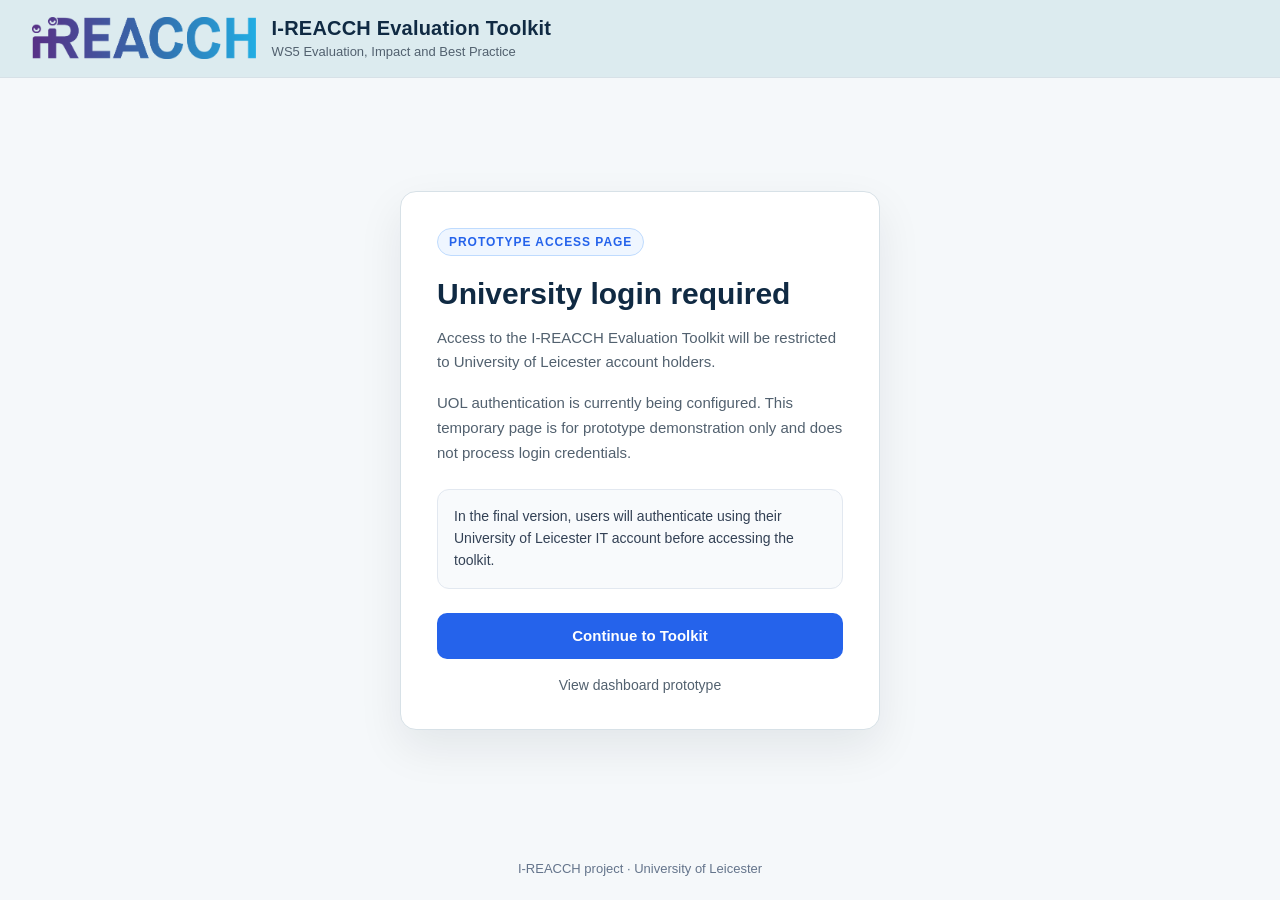
<file: index.html>
<!DOCTYPE html>
<html lang="en">
<head>
  <meta charset="UTF-8" />
  <meta name="viewport" content="width=device-width, initial-scale=1.0" />
  <title>I-REACCH Toolkit Login</title>

  <style>
    :root {
      --bg: #f5f8fa;
      --panel: #ffffff;
      --header: #dcebef;
      --border: #d7e1e7;
      --text: #102a43;
      --muted: #52616f;
      --soft: #f8fafc;
      --blue: #2563eb;
      --blue-dark: #1d4ed8;
    }

    * {
      box-sizing: border-box;
    }

    body {
      margin: 0;
      min-height: 100vh;
      font-family: Arial, Helvetica, sans-serif;
      background: var(--bg);
      color: var(--text);
    }

    .page {
      min-height: 100vh;
      display: flex;
      flex-direction: column;
    }

    .header {
      min-height: 72px;
      padding: 16px 32px;
      background: var(--header);
      border-bottom: 1px solid var(--border);
      display: flex;
      align-items: center;
      gap: 16px;
    }

    .header img {
      height: 42px;
      width: auto;
      display: block;
    }

    .header-text {
      display: flex;
      flex-direction: column;
      gap: 4px;
    }

    .header-text strong {
      font-size: 20px;
      line-height: 1.2;
      letter-spacing: 0.01em;
    }

    .header-text span {
      font-size: 13px;
      line-height: 1.3;
      color: var(--muted);
    }

    .main {
      flex: 1;
      display: flex;
      justify-content: center;
      align-items: center;
      padding: 48px 20px;
    }

    .card {
      width: 100%;
      max-width: 480px;
      background: var(--panel);
      border: 1px solid var(--border);
      border-radius: 16px;
      box-shadow: 0 18px 45px rgba(15, 23, 42, 0.08);
      padding: 36px;
    }

    .badge {
      display: inline-block;
      margin-bottom: 20px;
      padding: 6px 11px;
      border-radius: 999px;
      border: 1px solid #bfdbfe;
      background: #eff6ff;
      color: var(--blue);
      font-size: 12px;
      font-weight: 700;
      letter-spacing: 0.08em;
      text-transform: uppercase;
    }

    h1 {
      margin: 0 0 14px;
      font-size: 30px;
      line-height: 1.18;
      color: var(--text);
    }

    p {
      margin: 0 0 16px;
      font-size: 15px;
      line-height: 1.65;
      color: var(--muted);
    }

    .notice {
      margin: 24px 0 24px;
      padding: 16px;
      background: var(--soft);
      border: 1px solid #e2e8f0;
      border-radius: 12px;
      font-size: 14px;
      line-height: 1.55;
      color: #334155;
    }

    .button {
      display: block;
      width: 100%;
      padding: 14px 18px;
      border-radius: 10px;
      background: var(--blue);
      color: #ffffff;
      text-align: center;
      text-decoration: none;
      font-size: 15px;
      font-weight: 700;
      line-height: 1.2;
    }

    .button:hover {
      background: var(--blue-dark);
    }

    .secondary-link {
      display: block;
      margin-top: 18px;
      text-align: center;
      color: var(--muted);
      font-size: 14px;
      text-decoration: none;
    }

    .secondary-link:hover {
      text-decoration: underline;
    }

    .footer {
      padding: 18px 20px 24px;
      text-align: center;
      font-size: 13px;
      color: #64748b;
    }

    @media (max-width: 640px) {
      .header {
        padding: 14px 20px;
        align-items: flex-start;
      }

      .header img {
        height: 36px;
      }

      .header-text strong {
        font-size: 18px;
      }

      .main {
        align-items: flex-start;
        padding: 32px 16px;
      }

      .card {
        padding: 28px 22px;
        border-radius: 14px;
      }

      h1 {
        font-size: 26px;
      }
    }
  </style>
</head>

<body>
  <div class="page">
    <header class="header">
      <img src="assets/img/ireacch-logo.png" alt="I-REACCH logo" />
      <div class="header-text">
        <strong>I-REACCH Evaluation Toolkit</strong>
        <span>WS5 Evaluation, Impact and Best Practice</span>
      </div>
    </header>

    <main class="main">
      <section class="card">
        <div class="badge">Prototype access page</div>

        <h1>University login required</h1>

        <p>
          Access to the I-REACCH Evaluation Toolkit will be restricted to
          University of Leicester account holders.
        </p>

        <p>
          UOL authentication is currently being configured. This temporary page
          is for prototype demonstration only and does not process login credentials.
        </p>

        <div class="notice">
          In the final version, users will authenticate using their University of
          Leicester IT account before accessing the toolkit.
        </div>

        <a class="button" href="toolkit.html">Continue to Toolkit</a>

        <a class="secondary-link" href="dashboard.html">View dashboard prototype</a>
      </section>
    </main>

    <footer class="footer">
      I-REACCH project · University of Leicester
    </footer>
  </div>
</body>
</html>
</file>
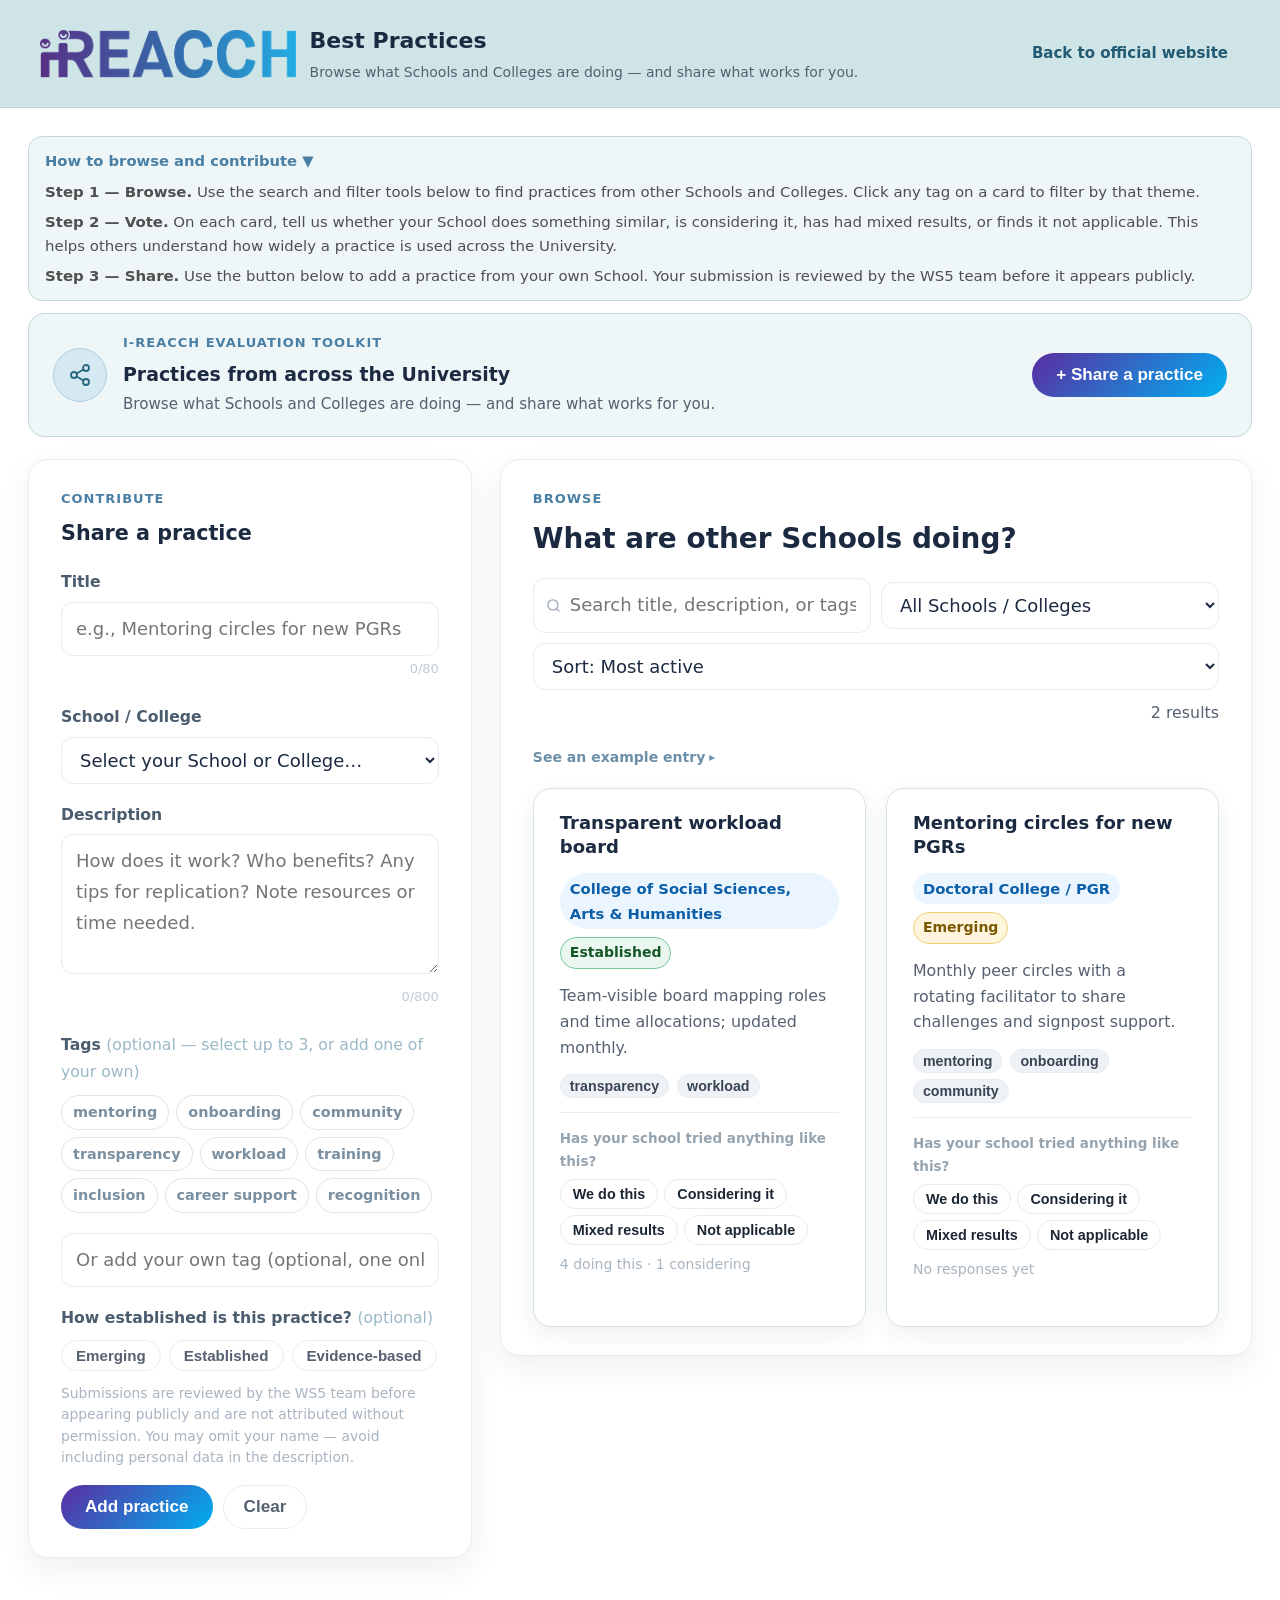
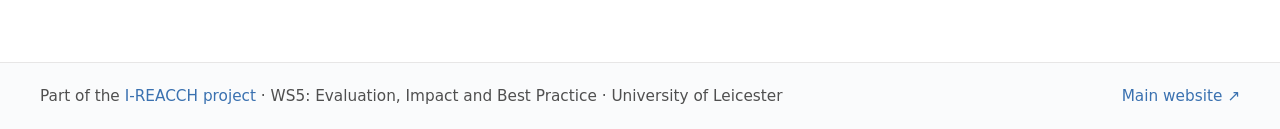
<file: best-practices.html>
<!DOCTYPE html>
<html lang="en">
<head>
  <meta charset="utf-8" />
  <meta name="viewport" content="width=device-width,initial-scale=1" />
  <title>I-REACCH | Best Practices</title>

  <link rel="stylesheet" href="assets/css/brand.css" />
  <link rel="stylesheet" href="assets/css/header.css" />
  <link rel="stylesheet" href="assets/css/style.css" />

  <style>
    :root{
      --gradA:var(--grad-a);
      --gradB:var(--grad-b);
      --muted-strong:#384454;
      --bg:#fff;
      --ok:#2ea44f; --warn:#e3a008; --no:#cf3d3d;
    }

    /* ===== Top header ===== */
    .overview-bar{ background:#cfe4e7; padding:22px 0; border-bottom:1px solid #c3d6d9; }
    .overview-inner{ max-width:var(--page-max); margin:0 auto; padding:0 24px; display:flex; align-items:center; justify-content:space-between; gap:16px; }
    .brand-wrap{ display:flex; align-items:center; gap:14px; }
    .brand-wrap img{ height:48px; width:auto; display:block; }
    .titles{ display:flex; flex-direction:column; }
    .page-title{ font-size:22px; font-weight:800; color:#1b2a41; }
    .page-sub{ margin-top:2px; font-size:14px; color:var(--muted); }
    .back-link{ font-weight:700; font-size:15px; color:#245b74; text-decoration:none; padding:8px 12px; border-radius:8px; }
    .back-link:hover{ background:rgba(0,0,0,.05); }

    /* ===== Page container ===== */
    .bp-container{ max-width:1320px; margin:28px auto 0; padding:0 28px 56px; }
    @media(max-width:640px){ .bp-container{ padding:0 16px 48px; } }

    /* ===== Page guidance (collapsible) ===== */
    .bp-guide{
      background:#eef6f8; border:1px solid #c3d8dc;
      border-radius:14px; padding:11px 16px; margin-bottom:12px;
    }
    .bp-guide summary{
      font-weight:600; font-size:.82rem; color:#4a7fa5;
      cursor:pointer; list-style:none; user-select:none;
    }
    .bp-guide summary::-webkit-details-marker{ display:none; }
    .bp-guide summary::marker{ display:none; }
    .bp-guide-body{ margin-top:8px; font-size:.83rem; color:#4a5a68; line-height:1.6; }
    .bp-guide-body p{ margin:0 0 6px; }
    .bp-guide-body p:last-child{ margin-bottom:0; }

    /* ===== Shared panel ===== */
    .bp-panel{
      background:#fff; border:1px solid var(--border);
      border-radius:20px; box-shadow:0 12px 32px rgba(28,39,51,.07);
    }
    .bp-pad{ padding:28px 32px; }
    @media(max-width:640px){ .bp-pad{ padding:20px; } }

    /* ===== Top action bar (browse panel) ===== */
    .bp-topbar{ display:flex; align-items:flex-end; justify-content:space-between; flex-wrap:wrap; gap:12px; margin-bottom:16px; }
    .bp-topbar-eyebrow{ font-size:.72rem; font-weight:700; letter-spacing:.08em; text-transform:uppercase; color:#4a7fa5; display:block; margin-bottom:5px; }
    .bp-topbar h2{ margin:0; font-size:1.55rem; font-weight:800; color:#1b2a41; }

    /* ===== Submit form panel (collapsed by default) ===== */
    .submit-panel{
      overflow:hidden; max-height:0;
      transition:max-height .35s ease, opacity .25s ease;
      opacity:0; margin-bottom:0;
    }
    .submit-panel.open{ max-height:1500px; opacity:1; margin-bottom:20px; }
    .submit-panel-inner{
      background:#fff; border:1px solid var(--border);
      border-radius:20px; box-shadow:0 12px 32px rgba(28,39,51,.07);
      padding:28px 32px;
    }
    @media(max-width:640px){ .submit-panel-inner{ padding:20px; } }
    .submit-panel-eyebrow{ font-size:.72rem; font-weight:700; letter-spacing:.08em; text-transform:uppercase; color:#4a7fa5; display:block; margin-bottom:6px; }
    .submit-panel h3{ margin:0 0 18px; font-size:1.15rem; font-weight:800; color:#1b2a41; }

    /* ===== Form labels ===== */
    .submit-panel label{
      display:block; font-weight:600; margin:18px 0 6px; font-size:.87rem;
      color:#4a5c6e;
    }
    .submit-panel label:first-of-type{ margin-top:0; }
    .bp-panel label{
      display:block; font-weight:600; margin:8px 0 4px; font-size:.86rem; color:var(--muted);
    }
    label.bp-hint{
      text-transform:none; letter-spacing:0; font-size:.86rem;
      font-weight:600; margin:0 0 4px; display:block;
    }

    /* ===== Form controls ===== */
    .bp-input,.bp-select,.bp-textarea{
      width:100%; padding:11px 14px; border:1px solid var(--border); border-radius:12px;
      font:inherit; background:var(--bg); box-sizing:border-box; color:#1b2a41;
    }
    .bp-input:focus,.bp-select:focus,.bp-textarea:focus{ outline:2px solid var(--gradA); outline-offset:2px; }
    .bp-textarea{ min-height:140px; resize:vertical; }

    /* School "Other" fallback input */
    .bp-school-other{ margin-top:8px; }

    /* ===== Buttons ===== */
    .bp-btn{
      appearance:none; border:0; border-radius:999px; padding:12px 24px;
      font-weight:800; font-size:.95rem; cursor:pointer;
      background:linear-gradient(135deg,var(--grad-a),var(--grad-b)); color:#fff;
    }
    .bp-btn.ghost{
      background:transparent; border:1px solid var(--border);
      color:var(--muted); padding:11px 20px; font-weight:700;
    }
    .bp-btn.ghost:hover{ background:#f5f8ff; }
    .bp-btn:focus{ outline:2px solid var(--gradA); outline-offset:3px; }

    .bp-row{ display:flex; gap:10px; align-items:center; flex-wrap:wrap; }
    .bp-hint{ font-size:.84rem; color:#a0aab8; }
    .bp-help{ font-size:.78rem; color:#b0bbc6; margin-top:4px; }

    .counter{ display:flex; justify-content:flex-end; font-size:.72rem; color:#c0ccd4; margin-top:2px; }

    /* ===== Tag chip toggles (submit form) ===== */
    .bp-tag-chip-group{ display:flex; gap:7px; flex-wrap:wrap; margin-top:8px; }
    .bp-tag-chip-btn{
      appearance:none; border:1px solid #dde4ec; border-radius:999px;
      padding:4px 11px; font:inherit; font-weight:600; font-size:.8rem;
      cursor:pointer; background:#fff; color:#7a8fa0;
      transition:background .15s, color .15s, border-color .15s, opacity .15s;
    }
    .bp-tag-chip-btn:hover{ border-color:#a58de0; }
    .bp-tag-chip-btn.selected{ background:#efeaff; border-color:#b89ef5; color:#3d1a8a; }
    .bp-tag-chip-btn:focus{ outline:2px solid var(--gradA); outline-offset:2px; }

    /* Selected tag pills (submit form) */
    .bp-tag-pills{ display:flex; gap:6px; flex-wrap:wrap; margin-top:8px; }
    .bp-tag-pill-item{
      display:inline-flex; align-items:center; gap:4px;
      background:#efeaff; border:1px solid #b89ef5; color:#3d1a8a;
      border-radius:999px; padding:4px 10px; font-weight:700; font-size:.82rem;
    }
    .bp-tag-pill-item button{
      appearance:none; background:none; border:none; cursor:pointer;
      padding:0 0 0 2px; font-size:.9em; line-height:1;
      color:#3d1a8a; font-weight:700;
    }
    .bp-tag-pill-item button:hover{ color:#1b0060; }
    .bp-tag-pill-item button:focus{ outline:2px solid var(--gradA); outline-offset:1px; border-radius:50%; }

    /* Custom tag input row */
    .bp-custom-tag-row{ margin-top:10px; }
    .bp-tag-hint{ font-size:.75rem; color:#b0bbc6; margin-top:3px; }

    /* Submit form: breathing room refinements */
    .submit-panel label > span{ color:#9ab8c6; }
    .submit-panel .counter + label{ margin-top:24px; }
    .bp-tag-chip-group{ margin-top:10px; }
    .bp-tag-pills{ margin:10px 0 4px; }
    .bp-trust-note{ font-size:.76rem; color:#b4c0cc; }

    /* ===== Evidence level pills (submit form) ===== */
    .ev-pills{ display:flex; gap:8px; flex-wrap:wrap; margin-top:8px; }
    .ev-btn{
      appearance:none; border-radius:999px; padding:6px 14px; font-weight:700;
      font-size:.84rem; cursor:pointer; background:#fff;
      color:var(--muted); border:1px solid var(--border);
      transition:background .15s,color .15s,border-color .15s;
    }
    .ev-btn:focus{ outline:2px solid var(--gradA); outline-offset:2px; }
    .ev-btn.active.emerging{    background:#fff4de; border-color:#c98a00; color:#7a5800; }
    .ev-btn.active.established{ background:#eaf7f1; border-color:#2ea44f; color:#155724; }
    .ev-btn.active.evidenced{   background:#eaf5ff; border-color:#0c5ea8; color:#0c5ea8; }

    /* ===== Trust note ===== */
    .bp-trust-note{
      margin:12px 0 0; font-size:.77rem;
      color:#a8b4c0; line-height:1.55;
    }

    .draft-status{ font-size:.85rem; color:var(--muted); display:none; }

    /* ===== Browse toolbar ===== */
    .bp-toolbar{ display:flex; gap:10px; flex-wrap:wrap; margin-bottom:14px; align-items:center; }
    .bp-field{ flex:1 1 200px; position:relative; }
    .bp-cnt{ color:var(--muted); font-size:.88rem; margin-left:auto; white-space:nowrap; }
    .bp-sort{ min-width:170px; }

    /* Search icon — CSS-only, no HTML changes required */
    #q{
      background-image:url("data:image/svg+xml,%3Csvg xmlns='http://www.w3.org/2000/svg' width='16' height='16' viewBox='0 0 24 24' fill='none' stroke='%23a0aab8' stroke-width='2.2' stroke-linecap='round' stroke-linejoin='round'%3E%3Ccircle cx='11' cy='11' r='8'/%3E%3Cpath d='m21 21-4.35-4.35'/%3E%3C/svg%3E");
      background-repeat:no-repeat;
      background-position:12px center;
      background-size:15px 15px;
      padding-left:36px;
    }

    /* ===== Active filter pills ===== */
    .bp-filter-pills{ display:flex; gap:8px; flex-wrap:wrap; margin:6px 0 14px; }
    .bp-pill{
      background:var(--chip); color:var(--muted-strong);
      border:1px solid var(--border); border-radius:999px;
      padding:4px 10px; font-weight:600; font-size:.85rem;
    }
    .bp-pill button{ border:0; background:transparent; margin-left:6px; cursor:pointer; }

    /* ===== Cards grid ===== */
    .bp-cards{ display:grid; grid-template-columns:1fr 1fr; gap:20px; }
    @media(max-width:960px){ .bp-cards{ grid-template-columns:1fr; } }

    /* ===== Card ===== */
    .bp-card{
      border:1px solid #d8e2ec; border-radius:18px; background:#fff;
      padding:22px 26px; display:flex; flex-direction:column; gap:14px;
      box-shadow:0 8px 22px rgba(28,39,51,.07);
    }
    .bp-card h4{ margin:0; font-size:1rem; font-weight:800; color:#1b2a41; line-height:1.35; }
    .bp-badge{ display:inline-flex; align-items:center; gap:6px; padding:3px 10px; border-radius:999px; background:#eaf5ff; color:#0c5ea8; font-weight:600; font-size:.82rem; }
    .bp-sub{ color:var(--muted); margin:0; font-size:.88rem; line-height:1.62; }

    /* ===== Tags on cards ===== */
    .bp-tags{ display:flex; gap:8px; row-gap:6px; flex-wrap:wrap; }
    .bp-chip{ background:var(--chip); color:var(--muted-strong); padding:3px 9px; border:1px solid var(--border); border-radius:999px; font-weight:600; font-size:.79rem; }
    .bp-tag-btn{ background:var(--chip); color:var(--muted-strong); border:1px solid var(--border); border-radius:999px; padding:3px 9px; font-weight:600; font-size:.79rem; cursor:pointer; }
    .bp-tag-btn:focus{ outline:2px solid var(--gradA); outline-offset:2px; }
    .bp-sep{ height:1px; background:var(--border); border-radius:1px; }

    /* ===== Evidence badge on cards ===== */
    .ev-badge{ display:inline-flex; align-items:center; padding:3px 9px; border-radius:999px; font-weight:700; font-size:.78rem; }
    .ev-badge.emerging{    background:#fff4de; color:#7a5800; border:1px solid #f0d075; }
    .ev-badge.established{ background:#eaf7f1; color:#155724; border:1px solid #78c99a; }
    .ev-badge.evidenced{   background:#eaf5ff; color:#0c5ea8; border:1px solid #7fbde8; }

    /* ===== Four-option structured vote ===== */
    .bp-vote-group{ display:flex; flex-direction:column; gap:6px; }
    .bp-vote-label{ font-size:.75rem; font-weight:600; color:#96a4b0; margin-bottom:0; }
    .bp-vote-opts{ display:flex; gap:6px; flex-wrap:wrap; }
    .bp-vote-btn{
      appearance:none; border:1px solid var(--border); background:#fff;
      color:#1c2733; border-radius:999px; padding:6px 12px;
      font-weight:700; font-size:.8rem; cursor:pointer;
      transition:background .15s,color .15s,border-color .15s;
    }
    .bp-vote-btn:focus{ outline:2px solid var(--gradA); outline-offset:2px; }
    .bp-vote-btn.v-active.opt-active{   background:var(--ok);  border-color:var(--ok);  color:#fff; }
    .bp-vote-btn.v-active.opt-consider{ background:var(--warn);border-color:var(--warn);color:#fff; }
    .bp-vote-btn.v-active.opt-mixed{    background:#6b7d94;    border-color:#6b7d94;    color:#fff; }
    .bp-vote-btn.v-active.opt-na{       background:#9aa4b2;    border-color:#9aa4b2;    color:#fff; }
    .bp-vote-count{ font-size:.78rem; color:#a8b4bf; margin-top:2px; }

    /* Vote legend */
    .bp-vote-legend{ font-size:.78rem; color:var(--muted); margin-top:6px; line-height:1.6; }

    /* Smooth comment box reveal */
    .bp-reason-wrap{
      margin-top:8px; overflow:hidden;
      max-height:0; opacity:0;
      transition:max-height .25s ease, opacity .2s ease;
    }
    .bp-reason-wrap.bp-reason-visible{ max-height:220px; opacity:1; }

    /* Example entry */
    .bp-example{ margin-bottom:14px; }
    .bp-example-heading{
      font-size:.78rem; font-weight:600; color:#6b8fa8;
      cursor:pointer; list-style:none; user-select:none;
      display:inline-flex; align-items:center; gap:4px; margin:0;
      padding:4px 0;
    }
    .bp-example-heading::-webkit-details-marker{ display:none; }
    .bp-example-heading::marker{ display:none; }
    .bp-example-heading::after{ content:'▸'; font-size:.65rem; transition:transform .2s; }
    .bp-example[open] .bp-example-heading::after{ transform:rotate(90deg); }
    .bp-example-body{ margin-top:14px; }
    .bp-card--example{ border-style:dashed; border-color:#b8cfe0; background:#f8fbfd; box-shadow:none; }
    .bp-example-badge{
      font-size:.72rem; font-weight:700; background:#e8f4fd;
      color:#2977c9; border-radius:999px; padding:2px 8px;
      letter-spacing:.04em; text-transform:uppercase; flex-shrink:0;
    }
    .bp-empty{ padding:22px 24px; color:var(--muted); border:1px dashed var(--border); border-radius:14px; background:#fff; }

    /* ===== Hero banner ===== */
    .bp-hero{
      background:#eef6f8; border:1px solid #c3d8dc;
      border-radius:16px; padding:18px 24px; margin-bottom:22px;
      display:flex; align-items:center; justify-content:space-between; gap:16px; flex-wrap:wrap;
    }
    .bp-hero-left{ display:flex; align-items:center; gap:16px; }
    .bp-hero-icon-wrap{
      width:52px; height:52px; border-radius:50%; flex-shrink:0;
      background:#d4e9f2; border:1.5px solid #b0cfe0;
      display:flex; align-items:center; justify-content:center;
    }
    .bp-hero-icon{ width:24px; height:24px; flex-shrink:0; color:#2a6880; }
    .bp-hero-eyebrow{ font-size:.72rem; font-weight:700; letter-spacing:.08em; text-transform:uppercase; color:#4a7fa5; margin:0 0 4px; display:block; }
    .bp-hero-heading{ font-size:1.05rem; font-weight:800; color:#1b2a41; margin:0 0 2px; }
    .bp-hero-sub{ font-size:.84rem; color:var(--muted); margin:0; }

    /* ===== Split layout ===== */
    .bp-split{ display:grid; grid-template-columns:1.18fr 2fr; gap:28px; align-items:start; }
    .bp-split-right{ min-width:0; }
    @media(min-width:901px){
      .bp-split-left .submit-panel{ max-height:none !important; opacity:1 !important; overflow:visible !important; margin-bottom:0 !important; }
    }
    @media(max-width:900px){
      .bp-split{ grid-template-columns:1fr; }
    }
  </style>
</head>
<body>

  <header class="overview-bar" role="banner">
    <div class="overview-inner">
      <div class="brand-wrap">
        <img src="assets/img/ireacch-logo.png" alt="I-REACCH">
        <div class="titles">
          <div class="page-title">Best Practices</div>
          <div class="page-sub">Browse what Schools and Colleges are doing — and share what works for you.</div>
        </div>
      </div>
      <a class="back-link" href="https://ireacch.le.ac.uk/" target="_blank" rel="noopener">Back to official website</a>
    </div>
  </header>

  <main class="bp-container">

    <!-- ===== Page guidance (collapsible) ===== -->
    <details class="bp-guide" id="bp-guide">
      <summary>How to browse and contribute &#9660;</summary>
      <div class="bp-guide-body">
        <p><strong>Step 1 — Browse.</strong> Use the search and filter tools below to find practices from other Schools and Colleges. Click any tag on a card to filter by that theme.</p>
        <p><strong>Step 2 — Vote.</strong> On each card, tell us whether your School does something similar, is considering it, has had mixed results, or finds it not applicable. This helps others understand how widely a practice is used across the University.</p>
        <p><strong>Step 3 — Share.</strong> Use the button below to add a practice from your own School. Your submission is reviewed by the WS5 team before it appears publicly.</p>
      </div>
    </details>

    <!-- ===== Hero banner ===== -->
    <div class="bp-hero">
      <div class="bp-hero-left">
        <div class="bp-hero-icon-wrap">
          <svg class="bp-hero-icon" viewBox="0 0 24 24" fill="none" stroke="currentColor" stroke-width="1.8" stroke-linecap="round" stroke-linejoin="round" aria-hidden="true">
            <circle cx="18" cy="5" r="3"/>
            <circle cx="6"  cy="12" r="3"/>
            <circle cx="18" cy="19" r="3"/>
            <line x1="8.59" y1="13.51" x2="15.42" y2="17.49"/>
            <line x1="15.41" y1="6.51"  x2="8.59"  y2="10.49"/>
          </svg>
        </div>
        <div>
          <span class="bp-hero-eyebrow">I-REACCH Evaluation Toolkit</span>
          <div class="bp-hero-heading">Practices from across the University</div>
          <p class="bp-hero-sub">Browse what Schools and Colleges are doing — and share what works for you.</p>
        </div>
      </div>
      <button type="button" class="bp-btn" id="toggleSubmit" aria-expanded="true" aria-controls="submitPanel">
        + Share a practice
      </button>
    </div>

    <!-- ===== Split layout ===== -->
    <div class="bp-split">

    <!-- LEFT: Submit form (always visible on desktop) -->
    <div class="bp-split-left">
    <div class="submit-panel open" id="submitPanel" aria-hidden="false">
      <div class="submit-panel-inner">
        <span class="submit-panel-eyebrow">Contribute</span>
        <h3>Share a practice</h3>

        <label for="bp-title">Title</label>
        <input id="bp-title" class="bp-input" type="text" maxlength="80" placeholder="e.g., Mentoring circles for new PGRs" />
        <div class="counter"><span id="c-title">0/80</span></div>

        <label for="bp-school">School / College</label>
        <select id="bp-school" class="bp-select">
          <option value="">Select your School or College&hellip;</option>
          <option value="College of Life Sciences">College of Life Sciences</option>
          <option value="College of Science and Engineering">College of Science and Engineering</option>
          <option value="College of Social Sciences, Arts &amp; Humanities">College of Social Sciences, Arts &amp; Humanities</option>
          <option value="School of Business">School of Business</option>
          <option value="Leicester Medical School">Leicester Medical School</option>
          <option value="School of Computing and Mathematical Sciences">School of Computing and Mathematical Sciences</option>
          <option value="School of Education">School of Education</option>
          <option value="School of Geography, Geology and the Environment">School of Geography, Geology and the Environment</option>
          <option value="School of Historical Studies">School of Historical Studies</option>
          <option value="School of Law">School of Law</option>
          <option value="School of Museum Studies">School of Museum Studies</option>
          <option value="School of Psychology and Vision Sciences">School of Psychology and Vision Sciences</option>
          <option value="Doctoral College / PGR">Doctoral College / PGR</option>
          <option value="Professional Services / Research Support">Professional Services / Research Support</option>
          <option value="other">Other / Not listed</option>
        </select>
        <input id="bp-school-other" class="bp-input bp-school-other" type="text"
          placeholder="Please specify your School or College"
          aria-label="Specify your School or College"
          style="display:none" />

        <label for="bp-desc">Description</label>
        <textarea id="bp-desc" class="bp-textarea" maxlength="800"
          placeholder="How does it work? Who benefits? Any tips for replication? Note resources or time needed."></textarea>
        <div class="counter"><span id="c-desc">0/800</span></div>

        <label>Tags <span style="font-weight:400;text-transform:none;letter-spacing:0">(optional — select up to 3, or add one of your own)</span></label>
        <div class="bp-tag-chip-group" id="bp-tag-chips" role="group" aria-label="Select tags">
          <button type="button" class="bp-tag-chip-btn" data-tag="mentoring"      aria-pressed="false">mentoring</button>
          <button type="button" class="bp-tag-chip-btn" data-tag="onboarding"     aria-pressed="false">onboarding</button>
          <button type="button" class="bp-tag-chip-btn" data-tag="community"      aria-pressed="false">community</button>
          <button type="button" class="bp-tag-chip-btn" data-tag="transparency"   aria-pressed="false">transparency</button>
          <button type="button" class="bp-tag-chip-btn" data-tag="workload"       aria-pressed="false">workload</button>
          <button type="button" class="bp-tag-chip-btn" data-tag="training"       aria-pressed="false">training</button>
          <button type="button" class="bp-tag-chip-btn" data-tag="inclusion"      aria-pressed="false">inclusion</button>
          <button type="button" class="bp-tag-chip-btn" data-tag="career support" aria-pressed="false">career support</button>
          <button type="button" class="bp-tag-chip-btn" data-tag="recognition"    aria-pressed="false">recognition</button>
        </div>
        <div class="bp-tag-pills" id="bp-selected-tags" aria-label="Selected tags" aria-live="polite"></div>
        <div class="bp-custom-tag-row">
          <input id="bp-custom-tag" class="bp-input" type="text" maxlength="40"
            placeholder="Or add your own tag (optional, one only)" aria-label="Add a custom tag" />
        </div>

        <label>How established is this practice? <span style="font-weight:400;text-transform:none;letter-spacing:0">(optional)</span></label>
        <div class="ev-pills" id="ev-pills" role="group" aria-label="Evidence level">
          <button type="button" class="ev-btn emerging"    data-ev="emerging"    aria-pressed="false">Emerging</button>
          <button type="button" class="ev-btn established" data-ev="established" aria-pressed="false">Established</button>
          <button type="button" class="ev-btn evidenced"   data-ev="evidenced"   aria-pressed="false">Evidence-based</button>
        </div>

        <!-- Trust statement -->
        <p class="bp-trust-note" role="note">Submissions are reviewed by the WS5 team before appearing publicly and are not attributed without permission. You may omit your name — avoid including personal data in the description.</p>

        <div class="bp-row" style="margin-top:16px;align-items:center">
          <button class="bp-btn" id="bp-add" type="button">Add practice</button>
          <button class="bp-btn ghost" id="bp-clear" type="button">Clear</button>
          <span id="draft-status" class="draft-status">Draft saved</span>
        </div>
      </div>
    </div>
    </div><!-- /bp-split-left -->

    <!-- RIGHT: Browse panel -->
    <div class="bp-split-right">
    <div class="bp-panel">
      <div class="bp-pad">

        <div class="bp-topbar">
          <div>
            <span class="bp-topbar-eyebrow">Browse</span>
            <h2>What are other Schools doing?</h2>
          </div>
        </div>

        <div class="bp-toolbar">
          <div class="bp-field">
            <input id="q" class="bp-input" type="text" placeholder="Search title, description, or tags&hellip;" aria-label="Search practices" />
          </div>
          <div class="bp-field">
            <select id="filter-school" class="bp-input bp-select" aria-label="Filter by school">
              <option value="">All Schools / Colleges</option>
              <option value="College of Life Sciences">College of Life Sciences</option>
              <option value="College of Science and Engineering">College of Science and Engineering</option>
              <option value="College of Social Sciences, Arts &amp; Humanities">College of Social Sciences, Arts &amp; Humanities</option>
              <option value="School of Business">School of Business</option>
              <option value="Leicester Medical School">Leicester Medical School</option>
              <option value="School of Computing and Mathematical Sciences">School of Computing and Mathematical Sciences</option>
              <option value="School of Education">School of Education</option>
              <option value="School of Geography, Geology and the Environment">School of Geography, Geology and the Environment</option>
              <option value="School of Historical Studies">School of Historical Studies</option>
              <option value="School of Law">School of Law</option>
              <option value="School of Museum Studies">School of Museum Studies</option>
              <option value="School of Psychology and Vision Sciences">School of Psychology and Vision Sciences</option>
              <option value="Doctoral College / PGR">Doctoral College / PGR</option>
              <option value="Professional Services / Research Support">Professional Services / Research Support</option>
            </select>
          </div>
          <select id="sort" class="bp-select bp-sort" aria-label="Sort results">
            <option value="active">Sort: Most active</option>
            <option value="newest">Sort: Newest</option>
            <option value="az">Sort: A&ndash;Z</option>
          </select>
          <span id="result-count" class="bp-cnt" aria-live="polite">0 results</span>
        </div>

        <div id="active-pills" class="bp-filter-pills" style="display:none"></div>

        <!-- Example entry (collapsible) -->
        <details class="bp-example" id="bp-example">
          <summary class="bp-example-heading">See an example entry</summary>
          <div class="bp-example-body">
            <div class="bp-card bp-card--example">
              <div style="display:flex;align-items:center;gap:8px;flex-wrap:wrap">
                <h4 style="margin:0;font-size:1.05rem;font-weight:800;color:#1b2a41">Mentoring circles for early-career researchers</h4>
                <span class="bp-example-badge">Example</span>
              </div>
              <div style="display:flex;gap:8px;flex-wrap:wrap;align-items:center">
                <span class="bp-badge">Doctoral College / PGR</span>
                <span class="ev-badge established">Established</span>
              </div>
              <p class="bp-sub">Monthly peer circles of 4–6 early-career researchers with a rotating facilitator drawn from the group. Sessions are 60 minutes, structured around a shared agenda (one challenge, one win, one resource to share). No senior staff attend, keeping the space low-pressure. Requires minimal coordination — a shared calendar invite and a short briefing document.</p>
              <div class="bp-tags">
                <span class="bp-chip">mentoring</span>
                <span class="bp-chip">community</span>
              </div>
              <p style="font-size:.82rem;color:var(--muted);margin:8px 0 0;font-style:italic">A good entry has a specific title, explains how it works and who benefits, notes what resources it needs, and uses tags to help others find it.</p>
            </div>
          </div>
        </details>

        <div id="cards" class="bp-cards"></div>
        <div id="empty" class="bp-empty" style="display:none">
          No practices match those filters.
          <button id="clear-filters" type="button" class="bp-btn ghost" style="margin:8px 0 0">Clear filters</button>
          or
          <button type="button" class="bp-btn ghost" onclick="document.getElementById('toggleSubmit').click()" style="margin:0">share your own</button>.
        </div>

      </div>
    </div>
    </div><!-- /bp-split-right -->
    </div><!-- /bp-split -->

  </main>

  <footer class="site-footer">
    <div class="site-footer__inner">
      <span>Part of the <a href="https://ireacch.le.ac.uk/" target="_blank" rel="noopener">I-REACCH project</a> &middot; WS5: Evaluation, Impact and Best Practice &middot; University of Leicester</span>
      <a href="https://ireacch.le.ac.uk/" target="_blank" rel="noopener">Main website &nearr;</a>
    </div>
  </footer>

  <script>
    /* ---------- Seed data (unchanged) ---------- */
    const seedData = [
      { id:"p1", title:"Transparent workload board",
        school:"College of Social Sciences, Arts & Humanities",
        desc:"Team-visible board mapping roles and time allocations; updated monthly.",
        tags:["transparency","workload"],
        evidence:"established",
        votes:{ active:4, considering:1, mixed:0, na:0 },
        created: Date.now()-86400000*14 },
      { id:"p2", title:"Mentoring circles for new PGRs",
        school:"Doctoral College / PGR",
        desc:"Monthly peer circles with a rotating facilitator to share challenges and signpost support.",
        tags:["mentoring","onboarding","community"],
        evidence:"emerging",
        votes:{ active:0, considering:0, mixed:0, na:0 },
        created: Date.now()-86400000*3 }
    ];

    /* ---------- Tag constants ---------- */
    const BP_PREDEFINED_TAGS = [
      'mentoring','onboarding','community','transparency',
      'workload','training','inclusion','career support','recognition'
    ];
    const MAX_CHIP_TAGS = 3;  /* max predefined chips selectable */

    /* ---------- Storage keys (unchanged) ---------- */
    const LS_VOTE   = id => `bp-vote2-${id}`;
    const LS_TALLY  = 'bp-tallies2';
    const LS_REASON = id => `bp-reason-${id}`;
    const LS_DRAFT  = 'bp-draft';

    const getTallies = () => JSON.parse(localStorage.getItem(LS_TALLY) || '{}');
    const setTallies = obj => localStorage.setItem(LS_TALLY, JSON.stringify(obj));

    function hydrate(data){
      const tallies = getTallies();
      return data.map(p => {
        const t = tallies[p.id];
        return t ? {...p, votes:{...p.votes,...t}} : p;
      });
    }

    let state = {
      data: hydrate(seedData),
      query:"", school:"", sort:"active", tags: new Set()
    };

    /* ---------- DOM refs ---------- */
    const cardsEl      = document.getElementById("cards");
    const emptyEl      = document.getElementById("empty");
    const qEl          = document.getElementById("q");
    const schoolEl_f   = document.getElementById("filter-school");
    const sortEl       = document.getElementById("sort");
    const countEl      = document.getElementById("result-count");
    const pillsEl      = document.getElementById("active-pills");

    const titleEl        = document.getElementById("bp-title");
    const schoolEl       = document.getElementById("bp-school");        /* now a <select> */
    const schoolOtherEl  = document.getElementById("bp-school-other");  /* fallback text input */
    const descEl         = document.getElementById("bp-desc");
    const customTagInput = document.getElementById("bp-custom-tag");
    const addBtn         = document.getElementById("bp-add");
    const clearBtn       = document.getElementById("bp-clear");
    const draftStatus    = document.getElementById("draft-status");
    const cTitleEl       = document.getElementById("c-title");
    const cDescEl        = document.getElementById("c-desc");
    const evPillsEl      = document.getElementById("ev-pills");
    const submitPanel    = document.getElementById("submitPanel");
    const toggleBtn      = document.getElementById("toggleSubmit");

    /* ---------- Page guidance — open on first visit, closed thereafter ---------- */
    (function(){
      const guide = document.getElementById('bp-guide');
      if(!guide) return;
      if(!localStorage.getItem('bp-guide-seen')){
        guide.setAttribute('open','');
        /* Mark as seen after a short delay so the flag survives to the next visit */
        setTimeout(()=> localStorage.setItem('bp-guide-seen','1'), 200);
      }
    })();

    /* ---------- Submit panel toggle ---------- */
    toggleBtn.addEventListener('click', ()=>{
      const open = submitPanel.classList.toggle('open');
      toggleBtn.setAttribute('aria-expanded', open ? 'true' : 'false');
      submitPanel.setAttribute('aria-hidden', open ? 'false' : 'true');
      toggleBtn.textContent = open ? '✕ Close form' : '+ Share a practice';
      if(open) setTimeout(()=>titleEl.focus(), 350);
    });

    /* ---------- School dropdown — show/hide "Other" text input ---------- */
    schoolEl.addEventListener('change', ()=>{
      const isOther = schoolEl.value === 'other';
      schoolOtherEl.style.display = isOther ? '' : 'none';
      if(isOther) schoolOtherEl.focus();
      saveDraft();
    });

    /* ---------- Evidence level selector (unchanged) ---------- */
    let selectedEvidence = '';

    evPillsEl.addEventListener('click', e=>{
      const btn = e.target.closest('.ev-btn');
      if(!btn) return;
      const val = btn.dataset.ev;
      if(selectedEvidence === val){
        selectedEvidence = '';
        evPillsEl.querySelectorAll('.ev-btn').forEach(b=>{ b.classList.remove('active'); b.setAttribute('aria-pressed','false'); });
      } else {
        selectedEvidence = val;
        evPillsEl.querySelectorAll('.ev-btn').forEach(b=>{
          const active = b.dataset.ev === val;
          b.classList.toggle('active', active);
          b.setAttribute('aria-pressed', active ? 'true' : 'false');
        });
      }
    });

    function resetEvidence(){
      selectedEvidence = '';
      evPillsEl.querySelectorAll('.ev-btn').forEach(b=>{ b.classList.remove('active'); b.setAttribute('aria-pressed','false'); });
    }

    /* ---------- Tag chip-toggle system ---------- */
    let selectedChips = new Set();

    function renderTagPills(){
      const pEl = document.getElementById('bp-selected-tags');
      pEl.innerHTML = '';
      selectedChips.forEach(tag =>{
        const pill = document.createElement('span');
        pill.className = 'bp-tag-pill-item';

        const label = document.createElement('span');
        label.textContent = tag;

        const removeBtn = document.createElement('button');
        removeBtn.type = 'button';
        removeBtn.textContent = '×';
        removeBtn.setAttribute('aria-label', 'Remove tag: ' + tag);
        removeBtn.addEventListener('click', ()=>{
          selectedChips.delete(tag);
          updateTagChips();
          saveDraft();
        });

        pill.append(label, removeBtn);
        pEl.appendChild(pill);
      });
    }

    function updateTagChips(){
      const atLimit = selectedChips.size >= MAX_CHIP_TAGS;
      document.querySelectorAll('.bp-tag-chip-btn').forEach(b=>{
        const tag = b.dataset.tag;
        const on  = selectedChips.has(tag);
        b.classList.toggle('selected', on);
        b.setAttribute('aria-pressed', on ? 'true' : 'false');
        b.style.opacity = (!on && atLimit) ? '0.45' : '';
      });
      renderTagPills();
    }

    document.getElementById('bp-tag-chips').addEventListener('click', e=>{
      const btn = e.target.closest('.bp-tag-chip-btn');
      if(!btn) return;
      const tag = btn.dataset.tag;
      if(selectedChips.has(tag)){
        selectedChips.delete(tag);
      } else {
        if(selectedChips.size < MAX_CHIP_TAGS) selectedChips.add(tag);
      }
      updateTagChips();
      saveDraft();
    });

    /* ---------- Helpers (unchanged) ---------- */
    const uid  = () => "p" + Math.random().toString(36).slice(2,9);
    const norm = s  => (s||"").toLowerCase();
    const esc  = s  => (s||"").replace(/[&<>"']/g, m=>({'&':'&amp;','<':'&lt;','>':'&gt;','"':'&quot;',"'":'&#39;'}[m]));

    const EV_LABELS = { emerging:'Emerging', established:'Established', evidenced:'Evidence-based' };
    const VOTE_OPTS = [
      { key:'active',      label:'We do this',     cls:'opt-active'   },
      { key:'considering', label:'Considering it',  cls:'opt-consider' },
      { key:'mixed',       label:'Mixed results',   cls:'opt-mixed'    },
      { key:'na',          label:'Not applicable',  cls:'opt-na'       },
    ];

    /* ---------- Filtering & sorting (unchanged) ---------- */
    function filtered(){
      const q = norm(state.query), s = norm(state.school);
      let items = state.data.filter(p=>{
        const text = `${p.title} ${p.desc} ${p.school} ${(p.tags||[]).join(" ")}`.toLowerCase();
        const tagOk = state.tags.size ? (p.tags||[]).some(t=>state.tags.has(norm(t))) : true;
        return (!q || text.includes(q)) && (!s || norm(p.school).includes(s)) && tagOk;
      });
      if(state.sort==='active')      items.sort((a,b)=>(b.votes.active||0)-(a.votes.active||0));
      else if(state.sort==='newest') items.sort((a,b)=>(b.created||0)-(a.created||0));
      else                           items.sort((a,b)=>a.title.localeCompare(b.title));
      return items;
    }

    function renderPills(){
      const pills = [];
      if(state.query)  pills.push({label:`"${state.query}"`,        clear:()=>{ state.query="";  qEl.value=""; }});
      if(state.school) pills.push({label:`School: ${state.school}`, clear:()=>{ state.school=""; schoolEl_f.value=""; }});
      [...state.tags].forEach(tag=>pills.push({label:`Tag: ${tag}`, clear:()=>state.tags.delete(tag)}));

      pillsEl.innerHTML='';
      if(!pills.length){ pillsEl.style.display='none'; return; }
      pillsEl.style.display='flex';
      pills.forEach(p=>{
        const el=document.createElement('span');
        el.className='bp-pill';
        el.innerHTML=`${esc(p.label)} <button type="button" aria-label="Remove filter">✕</button>`;
        el.querySelector('button').onclick=()=>{ p.clear(); render(); };
        pillsEl.appendChild(el);
      });
    }

    /* ---------- Render (unchanged) ---------- */
    function render(){
      const items = filtered();
      cardsEl.innerHTML='';
      emptyEl.style.display = items.length ? 'none' : 'block';
      countEl.textContent   = `${items.length} ${items.length===1?'result':'results'}`;
      renderPills();

      items.forEach(p=>{
        const userVote = localStorage.getItem(LS_VOTE(p.id)) || '';

        const card = document.createElement('div');
        card.className='bp-card';
        card.id = p.id;

        const evBadge = (p.evidence && EV_LABELS[p.evidence])
          ? `<span class="ev-badge ${esc(p.evidence)}">${EV_LABELS[p.evidence]}</span>` : '';

        card.innerHTML=`
          <h4>${esc(p.title)}</h4>
          <div style="display:flex;gap:8px;flex-wrap:wrap;align-items:center">
            <a href="#${esc(p.id)}" class="bp-badge">${esc(p.school)}</a>${evBadge}
          </div>
          <p class="bp-sub">${esc(p.desc)}</p>
          ${p.tags?.length ? `<div class="bp-tags">${p.tags.map(t=>`<button type="button" class="bp-tag-btn" data-tag="${esc(t)}">${esc(t)}</button>`).join('')}</div>` : ''}
          <div class="bp-sep"></div>
        `;

        /* Four-option structured vote */
        const voteGroup = document.createElement('div');
        voteGroup.className='bp-vote-group';

        const vLabel = document.createElement('div');
        vLabel.className='bp-vote-label';
        vLabel.textContent='Has your school tried anything like this?';
        voteGroup.appendChild(vLabel);

        const vOpts = document.createElement('div');
        vOpts.className='bp-vote-opts';
        vOpts.setAttribute('role','group');
        vOpts.setAttribute('aria-label','Vote on this practice');

        const countEl_card = document.createElement('div');
        countEl_card.className='bp-vote-count';
        countEl_card.textContent=voteCountText(p.votes);

        const vBtns = {};
        VOTE_OPTS.forEach(opt=>{
          const b = document.createElement('button');
          b.type='button';
          b.textContent=opt.label;
          const isActive = userVote===opt.key;
          b.className=`bp-vote-btn ${opt.cls}${isActive?' v-active':''}`;
          b.setAttribute('aria-pressed', isActive?'true':'false');
          b.onclick=()=>onVote(p, opt.key, vBtns, countEl_card, reasonWrap);
          vBtns[opt.key]=b;
          vOpts.appendChild(b);
        });

        voteGroup.appendChild(vOpts);
        voteGroup.appendChild(countEl_card);
        card.appendChild(voteGroup);

        /* Reason textarea (mixed / na) */
        const reasonWrap = document.createElement('div');
        reasonWrap.className='bp-reason-wrap';
        const showReason = userVote==='mixed' || userVote==='na';
        reasonWrap.classList.toggle('bp-reason-visible', showReason);
        reasonWrap.innerHTML=`
          <label class="bp-hint" for="r-${esc(p.id)}">Tell us more <i>(optional)</i></label>
          <textarea id="r-${esc(p.id)}" class="bp-textarea" style="min-height:70px"
            placeholder="e.g., We tried this but lacked time / resources…"></textarea>
          <p class="bp-help">Context helps others understand when this works and when it doesn't.</p>
        `;
        const reasonTa = reasonWrap.querySelector('textarea');
        reasonTa.value = localStorage.getItem(LS_REASON(p.id))||'';
        reasonTa.addEventListener('input',()=>localStorage.setItem(LS_REASON(p.id),reasonTa.value));
        card.appendChild(reasonWrap);

        /* Tag filter on click */
        card.querySelectorAll('.bp-tag-btn').forEach(tb=>{
          tb.addEventListener('click',()=>{
            state.tags.add(norm(tb.dataset.tag));
            render();
          });
        });

        /* onVote */
        function onVote(pObj, choice, btns, countDisplay, rWrap){
          const prev = localStorage.getItem(LS_VOTE(pObj.id));
          if(prev===choice) return;

          Object.entries(btns).forEach(([k,b])=>{
            b.classList.remove('v-active');
            b.setAttribute('aria-pressed','false');
          });
          btns[choice].classList.add('v-active');
          btns[choice].setAttribute('aria-pressed','true');

          const tallies = getTallies();
          const t = tallies[pObj.id] || {...pObj.votes};
          if(prev && t[prev]!=null) t[prev]=Math.max(0,t[prev]-1);
          t[choice]=(t[choice]||0)+1;
          tallies[pObj.id]=t;
          setTallies(tallies);
          localStorage.setItem(LS_VOTE(pObj.id),choice);

          pObj.votes=t;
          countDisplay.textContent=voteCountText(t);
          rWrap.classList.toggle('bp-reason-visible', choice==='mixed'||choice==='na');

          state.data=hydrate(state.data);
          render();
        }

        cardsEl.appendChild(card);
      });
    }

    function voteCountText(v){
      const parts=[];
      if(v.active)      parts.push(`${v.active} doing this`);
      if(v.considering) parts.push(`${v.considering} considering`);
      if(v.mixed)       parts.push(`${v.mixed} mixed results`);
      if(v.na)          parts.push(`${v.na} not applicable`);
      return parts.length ? parts.join(' · ') : 'No responses yet';
    }

    /* ---------- Browse events (unchanged) ---------- */
    qEl.addEventListener('input',        e=>{ state.query=e.target.value; render(); });
    schoolEl_f.addEventListener('change', e=>{ state.school=e.target.value; render(); });
    sortEl.addEventListener('change',    e=>{ state.sort=e.target.value; render(); });
    document.getElementById('clear-filters').addEventListener('click',()=>{
      state.query=''; qEl.value='';
      state.school=''; schoolEl_f.value='';
      state.tags.clear();
      render();
    });

    /* ---------- Character counters (unchanged) ---------- */
    function updateCounters(){
      cTitleEl.textContent=`${titleEl.value.length}/80`;
      cDescEl.textContent=`${descEl.value.length}/800`;
    }
    [titleEl,descEl].forEach(el=>el.addEventListener('input',updateCounters));
    updateCounters();

    /* ---------- Draft save / restore (updated for new fields) ---------- */
    function saveDraft(){
      localStorage.setItem(LS_DRAFT, JSON.stringify({
        title:       titleEl.value,
        school:      schoolEl.value,
        schoolOther: schoolOtherEl.value,
        desc:        descEl.value,
        selectedChips: [...selectedChips],
        customTag:   customTagInput.value,
        evidence:    selectedEvidence
      }));
      draftStatus.style.display='inline';
      clearTimeout(saveDraft._t);
      saveDraft._t=setTimeout(()=>draftStatus.style.display='none', 1200);
    }

    [titleEl, descEl, customTagInput, schoolOtherEl].forEach(el=>el.addEventListener('input', saveDraft));
    /* select fires 'change', not 'input' */
    /* school dropdown change is already wired above and calls saveDraft() */

    /* Restore draft */
    (()=>{ try{
      const d=JSON.parse(localStorage.getItem(LS_DRAFT)||'null');
      if(!d) return;

      titleEl.value = d.title || '';
      descEl.value  = d.desc  || '';

      /* Restore school select */
      if(d.school){
        const hasOpt = Array.from(schoolEl.options).some(o=>o.value===d.school);
        if(hasOpt){
          schoolEl.value = d.school;
          if(d.school === 'other'){
            schoolOtherEl.style.display = '';
            schoolOtherEl.value = d.schoolOther || '';
          }
        }
      }

      /* Restore chip selections */
      if(Array.isArray(d.selectedChips)){
        d.selectedChips.forEach(t=>{
          if(BP_PREDEFINED_TAGS.includes(t) && selectedChips.size < MAX_CHIP_TAGS) selectedChips.add(t);
        });
        updateTagChips();
      }

      /* Restore custom tag */
      if(d.customTag) customTagInput.value = d.customTag;

      /* Restore evidence */
      if(d.evidence){
        selectedEvidence = d.evidence;
        evPillsEl.querySelectorAll('.ev-btn').forEach(b=>{
          const on = b.dataset.ev===d.evidence;
          b.classList.toggle('active', on);
          b.setAttribute('aria-pressed', on ? 'true' : 'false');
        });
      }

      updateCounters();
    }catch{} })();

    /* ---------- Add practice ---------- */
    addBtn.addEventListener('click',()=>{
      const title    = titleEl.value.trim();
      const schoolVal= schoolEl.value;
      const school   = schoolVal === 'other' ? schoolOtherEl.value.trim() : schoolVal;
      const desc     = descEl.value.trim();

      if(!title || !schoolVal || !desc){
        alert('Please fill in the Title, School/College, and Description before submitting.');
        return;
      }
      if(schoolVal === 'other' && !school){
        alert('Please specify your School or College in the text field below the dropdown.');
        schoolOtherEl.focus();
        return;
      }

      const customTag = customTagInput.value.trim().toLowerCase().slice(0,40);
      const tags = [...selectedChips, ...(customTag ? [customTag] : [])];

      const item={
        id:uid(), title, school, desc, tags,
        evidence:selectedEvidence||'emerging',
        votes:{active:0,considering:0,mixed:0,na:0},
        created:Date.now()
      };

      state.data.unshift(item);

      /* Clear form */
      titleEl.value        = '';
      schoolEl.value       = '';
      schoolOtherEl.value  = '';
      schoolOtherEl.style.display = 'none';
      descEl.value         = '';
      customTagInput.value = '';
      selectedChips.clear();
      updateTagChips();
      resetEvidence();
      localStorage.removeItem(LS_DRAFT);
      updateCounters();
      draftStatus.style.display='none';

      /* Close form */
      submitPanel.classList.remove('open');
      toggleBtn.setAttribute('aria-expanded','false');
      submitPanel.setAttribute('aria-hidden','true');
      toggleBtn.textContent='+ Share a practice';

      render();
      requestAnimationFrame(()=>document.getElementById(item.id)?.scrollIntoView({behavior:'smooth',block:'start'}));
    });

    /* ---------- Clear form ---------- */
    clearBtn.addEventListener('click',()=>{
      titleEl.value        = '';
      schoolEl.value       = '';
      schoolOtherEl.value  = '';
      schoolOtherEl.style.display = 'none';
      descEl.value         = '';
      customTagInput.value = '';
      selectedChips.clear();
      updateTagChips();
      resetEvidence();
      localStorage.removeItem(LS_DRAFT);
      updateCounters();
      titleEl.focus();
    });

    /* ---------- Boot ---------- */
    render();
  </script>
</body>
</html>
</file>
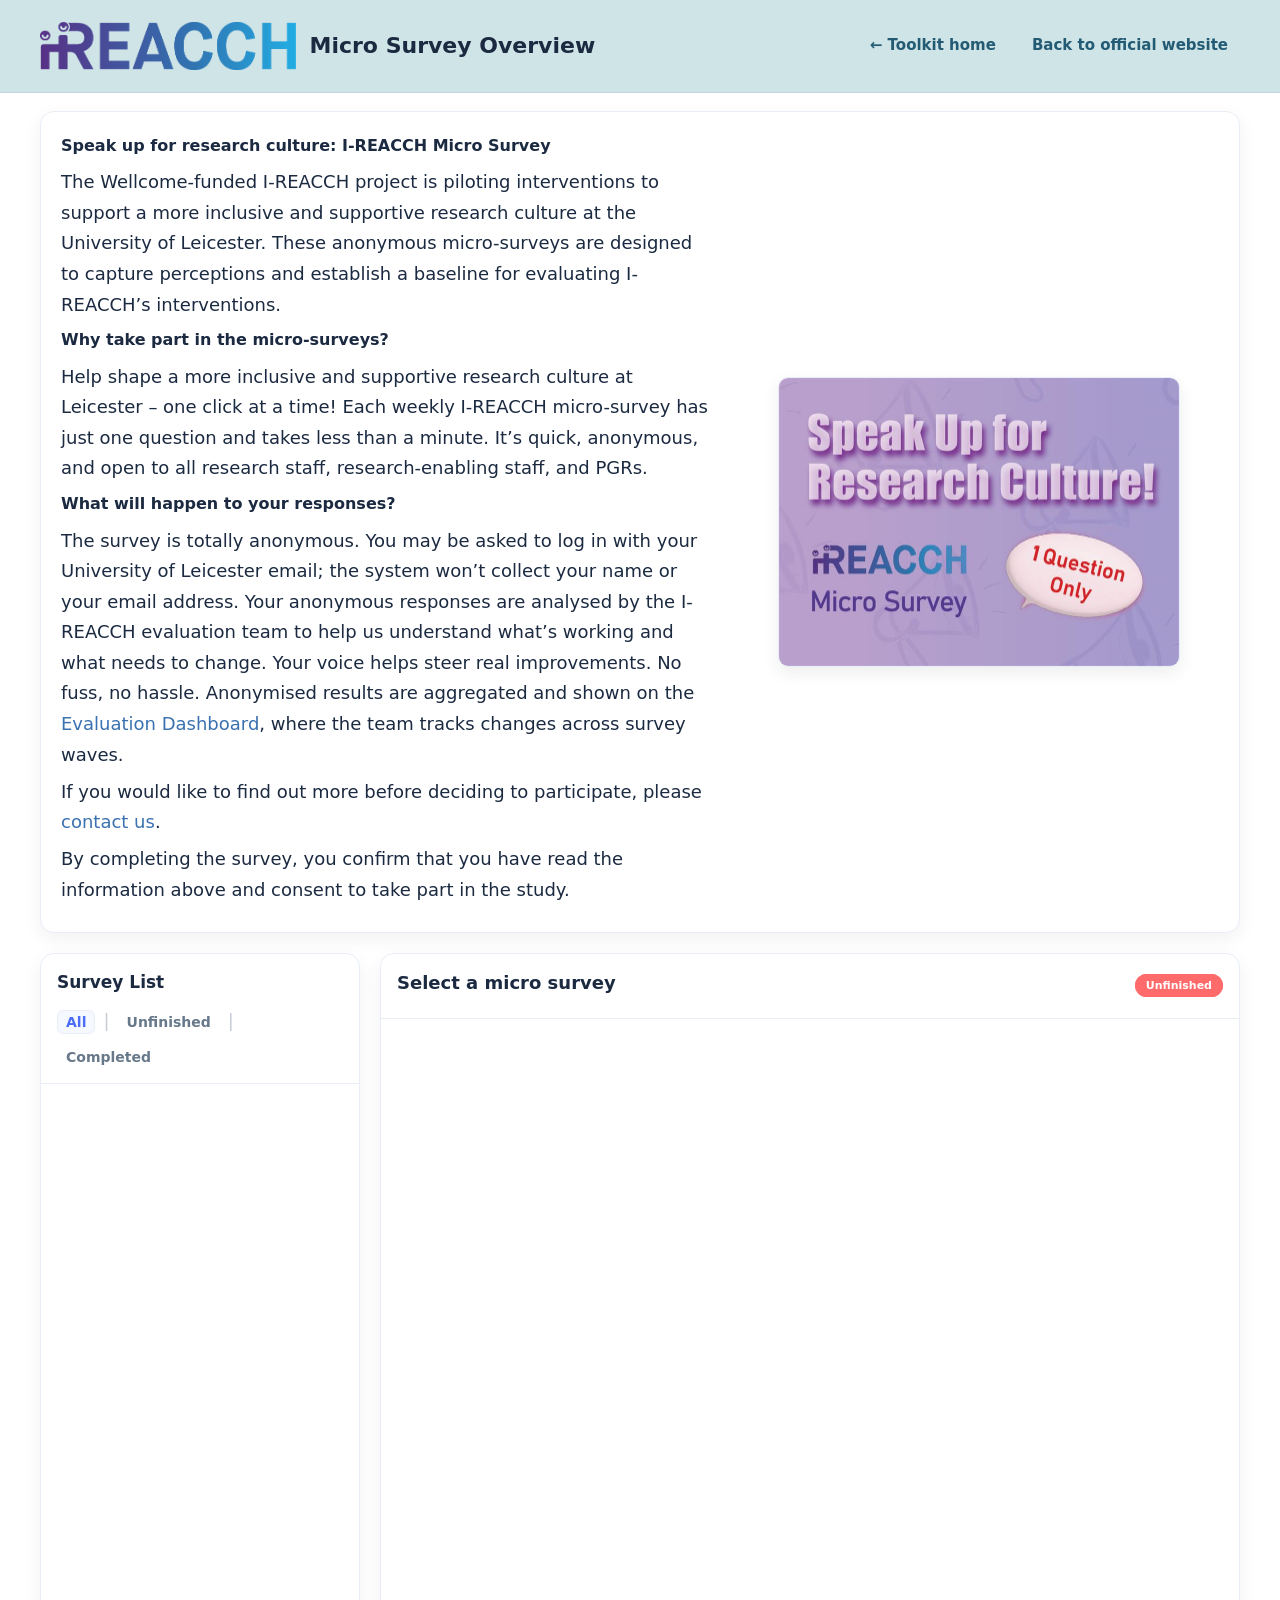
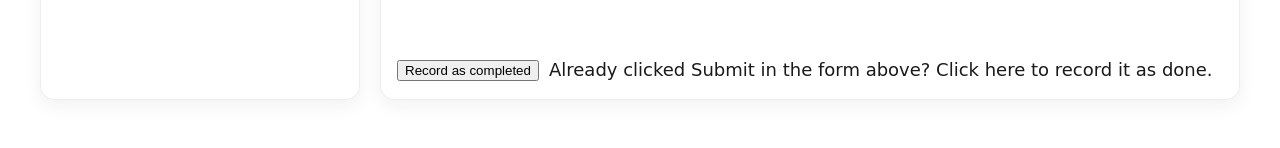
<file: micro-surveys.html>
<!DOCTYPE html>
<html lang="en">
<head>
  <meta charset="UTF-8"/>
  <meta name="viewport" content="width=device-width, initial-scale=1.0"/>
  <title>Micro Survey Overview | I-REACCH</title>

  <!-- Your site styles (keep) -->
  <link rel="stylesheet" href="assets/css/brand.css">
  <link rel="stylesheet" href="assets/css/header.css">
  <link rel="stylesheet" href="assets/css/style.css">

  <style>
    :root{
      --accent:   #4a6cf7;
      --accent-2: #9b51e0;
      --bg-soft:  #f5f8ff;
      --border:   #e9eef6;
      --text:     #1b2a41;
      --muted:    #66788a;
      --pill-bg:  #eef4ff;
      --pill-tx:  #2f5d98;
      --done-bg:  #e7f8ec;
      --done-tx:  #1f7a41;
      --red-pill: #ff6b6b;
      --page-max: 1200px;
    }

    /* TOP BANNER */
    .overview-bar{ background:#cfe4e7; padding:22px 0; border-bottom:1px solid #c3d6d9; }
    .overview-inner{ max-width:var(--page-max); margin:0 auto; padding:0 24px; display:flex; align-items:center; justify-content:space-between; gap:16px; }
    .brand-wrap{ display:flex; align-items:center; gap:14px; }
    .brand-wrap img{ height:48px; width:auto; display:block; }
    .page-title{ font-size:22px; font-weight:800; color:var(--text); }
    .back-link{ font-weight:700; font-size:15px; color:#245b74; text-decoration:none; padding:8px 12px; border-radius:8px; }
    .back-link:hover{ background:rgba(0,0,0,.05); }

    .page{ max-width:var(--page-max); margin:18px auto 48px; padding:0 24px; }

    /* INTRO */
    .intro-card{ background:#fff; border:1px solid var(--border); border-radius:14px; box-shadow:0 6px 18px rgba(28,39,51,.06); overflow:hidden; margin-bottom:20px; }
    .intro-grid{ display:grid; grid-template-columns:1fr 360px; gap:24px; padding:20px; }
    @media (min-width:1100px){ .intro-grid{ grid-template-columns:1fr 480px; } }
    @media (max-width:980px){ .intro-grid{ grid-template-columns:1fr; } }
    .intro-card h2{ margin:0 0 8px; font-size:16px; color:var(--text); }
    .intro-card p{ margin:.35rem 0; color:var(--text); }
    .intro-figure{ display:flex; align-items:center; justify-content:center; }
    .intro-figure img{ max-width:460px; width:100%; height:auto; border-radius:10px; border:1px solid var(--border); box-shadow:0 6px 16px rgba(28,39,51,.08); }

    /* MAIN LAYOUT */
    .runner{ display:grid; grid-template-columns:320px 1fr; gap:20px; }
    @media (max-width:980px){ .runner{ grid-template-columns:1fr; } }

    .panel{ background:#fff; border:1px solid var(--border); border-radius:14px; box-shadow:0 6px 18px rgba(28,39,51,.06); overflow:hidden; }
    .panel .hd{ padding:14px 16px; border-bottom:1px solid var(--border); }
    .panel .bd{ padding:14px 16px; }

    /* LEFT LIST */
    .side-title{ margin:0 0 10px; font-size:17px; font-weight:800; color:var(--text); }
    .filters{ display:flex; gap:8px; align-items:center; flex-wrap:wrap; margin:0; }
    .filters a{ display:inline-block; padding:4px 8px; border-radius:6px; font-weight:700; font-size:14px; line-height:1; text-decoration:none; color:var(--muted); background:transparent; border:1px solid transparent; transition:background .15s ease,border-color .15s ease,color .15s ease; }
    .filters a:hover{ background:#f7faff; }
    .filters a.active{ color:var(--accent); background:var(--bg-soft); border-color:var(--border); }
    .filters .sep{ color:#c6cbd6; }

    .list{ display:flex; flex-direction:column; gap:12px; }
    .item{ display:flex; align-items:center; justify-content:space-between; gap:10px; padding:12px 14px; border:1px solid var(--border); border-radius:12px; background:#fff; cursor:pointer; }
    .item:hover{ background:var(--bg-soft); }
    .item.active{ box-shadow:0 0 0 3px var(--accent); border-color:transparent; background:#fff; }

    .title{ font-weight:700; color:var(--text); font-size:16px; line-height:1.28; }
    .meta{ font-size:13px; color:var(--muted); margin-top:4px; }
    .left{ display:flex; flex-direction:column; }
    .right{ display:flex; align-items:center; gap:8px; }

    .pill{ font-size:11px; font-weight:700; padding:4px 10px; border-radius:999px; background:var(--pill-bg); color:var(--pill-tx); border:1px solid var(--border); }
    .pill.done{ background:var(--done-bg); color:var(--done-tx); }
    .pill.unfinished{ background:var(--red-pill); color:#fff; border-color:var(--red-pill); }

    /* RIGHT PANEL */
    .head-row{ display:flex; justify-content:space-between; align-items:flex-start; gap:12px; }
    .h2{ margin:0; color:var(--text); font-size:18px; font-weight:800; }
    .muted{ color:var(--muted); font-size:12px; }
    iframe{ width:100%; height:600px; border:0; border-radius:12px; background:#fff; }

    .controls{ display:flex; gap:10px; flex-wrap:wrap; margin-top:12px; align-items:center; }
    .btn{ appearance:none; border:0; border-radius:999px; padding:10px 16px; font-weight:800; color:#fff; background:linear-gradient(135deg,var(--accent-2),var(--accent)); cursor:pointer; }
    .btn[disabled]{ opacity:.45; cursor:not-allowed; }

    /* NEW: subtle red note next to the button */
    .complete-note{
      color: var(--muted);
      font-size: 13px;
      font-weight: 400;
      line-height: 1.4;
    }

    .admin{ margin-top:26px; border-top:1px dashed var(--border); padding-top:16px; }
    .admin input{ width:100%; padding:10px; border:1px solid var(--border); border-radius:10px; margin:6px 0; }
    .admin .grid{ display:grid; grid-template-columns:2fr 1fr; gap:10px; }
    code.json-out{ display:block; white-space:pre-wrap; background:#0f172a; color:#e2e8f0; padding:10px; border-radius:10px; margin-top:10px; font-size:.85rem; }
  </style>
</head>
<body>

  <!-- LIGHT BLUE TOP BANNER (no nav) -->
  <header class="overview-bar" role="banner">
    <div class="overview-inner">
      <div class="brand-wrap">
        <img src="assets/img/ireacch-logo.png" alt="I-REACCH">
        <div class="page-title">Micro Survey Overview</div>
      </div>
      <div style="display:flex;gap:12px;align-items:center;">
        <a class="back-link" href="index.html">← Toolkit home</a>
        <a class="back-link" href="https://ireacch.le.ac.uk/" target="_blank" rel="noopener">Back to official website</a>
      </div>
    </div>
  </header>

  <main class="page">
    <!-- INTRO CARD -->
    <section class="intro-card" aria-labelledby="intro-heading">
      <div class="intro-grid">
        <div>
          <h2 id="intro-heading">Speak up for research culture: I-REACCH Micro Survey</h2>
          <p>The Wellcome-funded I-REACCH project is piloting interventions to support a more inclusive and supportive research culture at the University of Leicester. These anonymous micro-surveys are designed to capture perceptions and establish a baseline for evaluating I-REACCH’s interventions.</p>

          <h2>Why take part in the micro-surveys?</h2>
          <p>Help shape a more inclusive and supportive research culture at Leicester – one click at a time! Each weekly I-REACCH micro-survey has just one question and takes less than a minute. It’s quick, anonymous, and open to all research staff, research-enabling staff, and PGRs.</p>

          <h2>What will happen to your responses?</h2>
          <p>The survey is totally anonymous. You may be asked to log in with your University of Leicester email; the system won’t collect your name or your email address. Your anonymous responses are analysed by the I-REACCH evaluation team to help us understand what’s working and what needs to change. Your voice helps steer real improvements. No fuss, no hassle. Anonymised results are aggregated and shown on the <a href="dashboard.html">Evaluation Dashboard</a>, where the team tracks changes across survey waves.</p>

          <p>If you would like to find out more before deciding to participate, please <a href="mailto:ireacch@leicester.ac.uk">contact us</a>.</p>
          <p>By completing the survey, you confirm that you have read the information above and consent to take part in the study.</p>
        </div>

        <figure class="intro-figure" aria-hidden="true">
          <img src="assets/img/speak-up.png" alt="">
        </figure>
      </div>
    </section>

    <!-- MAIN CONTENT: Survey list + Survey embed -->
    <div class="runner">
      <!-- LEFT: Survey list -->
      <aside class="panel" aria-labelledby="list-heading">
        <div class="hd">
          <h3 id="list-heading" class="side-title">Survey List</h3>
          <nav class="filters" id="filters" aria-label="Filter surveys">
            <a href="#" data-filter="all" class="active">All</a><span class="sep">|</span>
            <a href="#" data-filter="unfinished">Unfinished</a><span class="sep">|</span>
            <a href="#" data-filter="completed">Completed</a>
          </nav>
        </div>
        <div class="bd"><div id="list" class="list"></div></div>
      </aside>

      <!-- RIGHT: Current survey -->
      <section class="panel" aria-live="polite">
        <div class="hd">
          <div class="head-row">
            <div>
              <h2 class="h2" id="currTitle">Select a micro survey</h2>
              <div class="muted" id="currDate"></div>
              <!-- NEW: short notice right under the title/date -->
              <div class="muted" id="currNote" style="margin-top:6px; line-height:1.45;"></div>
            </div>
            <div class="status"><span id="currBadge" class="pill unfinished">Unfinished</span></div>
          </div>
        </div>
        <div class="bd">
          <iframe id="formFrame" title="Survey"></iframe>
          <div class="controls">
            <button id=”btnComplete” class=”btn”>Record as completed</button>
            <span class=”complete-note”>Already clicked Submit in the form above? Click here to record it as done.</span>
          </div>
        </div>
      </section>
    </div>

    <!-- Admin helper (optional) -->
    <section id="admin" class="admin" style="display:none">
      <h2 style="margin:0 0 8px">Admin • add a survey (JSON helper)</h2>
      <div class="grid">
        <input id="aTitle" placeholder="Title e.g., I-REACCH Micro Survey (Q1) Feel Valued"/>
        <input id="aMinutes" placeholder="Minutes (e.g., 1)"/>
      </div>
      <div class="grid">
        <input id="aAudience" placeholder="Audience (e.g., Staff/PGR)"/>
        <input id="aSchool" placeholder="School/College (optional)"/>
      </div>
        <input id="aUrl" placeholder="Microsoft Forms embed URL"/>
      <div class="controls">
        <button id="aAdd" class="btn">Add to config (in memory)</button>
        <button id="aExport" class="btn" style="background:var(--bg-soft);color:var(--text)">Export JSON</button>
      </div>
      <code id="aOut" class="json-out" style="display:none"></code>
    </section>
  </main>

  <!-- JS -->
  <script>
    /* -------------------- Load surveys + LIVE submission dates -------------------- */
    let SURVEYS = [];
    const LIVE = { updatedAt: null, surveys: {} }; // filled from data/submissions.json

    async function loadSurveys(){
      try{
        const r = await fetch('surveys.json?cb=' + Date.now());
        SURVEYS = await r.json();
      }catch{ SURVEYS = []; }
    }
    async function loadLive(){
      try{
        const r = await fetch('data/submissions.json?cb=' + Date.now());
        const j = await r.json();
        LIVE.updatedAt = j.updatedAt || null;
        LIVE.surveys   = j.surveys   || {};
      }catch{ /* keep LIVE empty; page still works */ }
    }

    /* -------------------- Local completion status -------------------- */
    const statusKey = id => `survey-status:${id}`;          // "not" | "done"
    const whenKey   = id => `survey-completed-at:${id}`;    // ISO string

    const getStatus = id => localStorage.getItem(statusKey(id)) || "not";
    function setStatus(id, s){
      localStorage.setItem(statusKey(id), s);
      if(s === 'done') localStorage.setItem(whenKey(id), new Date().toISOString());
      renderList(current?.id);
      updateBtn();
    }

    /* -------------------- UI refs -------------------- */
    const $list   = document.getElementById('list');
    const $frame  = document.getElementById('formFrame');
    const $title  = document.getElementById('currTitle');
    const $date   = document.getElementById('currDate');
    const $note   = document.getElementById('currNote');   // NEW
    const $badge  = document.getElementById('currBadge');
    const $btn    = document.getElementById('btnComplete');
    const $filters= document.getElementById('filters');

    let current = null, filter = "all";

    /* Filters */
    [...$filters.querySelectorAll('a')].forEach(a=>{
      a.onclick = e => {
        e.preventDefault();
        [...$filters.querySelectorAll('a')].forEach(x=>x.classList.remove('active'));
        a.classList.add('active');
        filter = a.dataset.filter;
        renderList(current?.id);
      };
    });

    /* -------- Date formatting + smart date picking -------- */
    const fmt = (any) => {
      if (!any) return '';
      const d = new Date(any);
      if (!isNaN(d)) {
        const dd = String(d.getDate()).padStart(2,'0');
        const mm = String(d.getMonth()+1).padStart(2,'0');
        const yy = d.getFullYear();
        return `${dd}.${mm}.${yy}`;
      }
      return String(any);
    };

    function getDisplayDate(id, surveyObj){
      const live   = LIVE.surveys?.[id] || {};
      const pick =
        live.publishedAt ||
        live.lastSubmittedAt ||
        surveyObj?.publishedAt ||
        surveyObj?.date ||
        null;
      return fmt(pick);
    }

    /* Helper to pick the label we show for a survey */
    function labelForList(s, index){
      return s.displayTitle && s.displayTitle.trim().length
        ? s.displayTitle
        : `Q${index+1}: ${s.title}`;
    }
    function labelForPanel(s){
      const idx = SURVEYS.findIndex(x=>x.id===s.id);
      return s.displayTitle && s.displayTitle.trim().length
        ? s.displayTitle
        : `Q${idx+1}: ${s.title}`;
    }

    /* Render list (no locking; user can open any survey) */
    function renderList(activeId){
      $list.innerHTML = '';

      SURVEYS.forEach((s, i) => {
        const isDone = (getStatus(s.id) === 'done');

        if(filter === 'unfinished' && isDone) return;
        if(filter === 'completed' && !isDone) return;

        const item = document.createElement('div');
        item.className = 'item' + (s.id === activeId ? ' active' : '');
        item.dataset.id = s.id;

        const pillClass = isDone ? 'pill done' : 'pill unfinished';
        const pillText  = isDone ? 'Completed' : 'Unfinished';
        const titleForList = labelForList(s, i);
        const dateText = getDisplayDate(s.id, s);

        item.innerHTML = `
          <div class="left">
            <div class="title">${titleForList}</div>
            <div class="meta">Published: ${dateText || '—'}</div>
          </div>
          <div class="right"><span class="${pillClass}">${pillText}</span></div>`;

        item.onclick = () => loadSurvey(s.id);   // no gating
        $list.appendChild(item);
      });
    }

    /* Load a survey */
    function loadSurvey(id){
      const s = SURVEYS.find(x => x.id === id); if(!s) return;
      current = s;

      $title.textContent = labelForPanel(s);

      const dateText = getDisplayDate(s.id, s);
      $date.textContent  = dateText ? `Published: ${dateText}` : '';

      // NEW: add the small note with the live link to the survey
      if ($note) {
        $note.innerHTML =
          `Please log in to your UoL account to complete the survey, or visit the following link: ` +
          `<a href="${s.url}" target="_blank" rel="noopener">here</a>-<br>` +
          `Your email address will not be collected.`;
      }

      const isDone = (getStatus(id) === 'done');
      $badge.textContent = isDone ? 'Completed' : 'Unfinished';
      $badge.className   = isDone ? 'pill done' : 'pill unfinished';

      $frame.src = s.url;
      renderList(id);
      updateBtn();
    }

    function updateBtn(){
      if(!current){ $btn.disabled = true; return; }
      const done = getStatus(current.id) === 'done';
      $btn.textContent = done ? 'Completed ✓' : 'Record as completed';
      $btn.disabled = done;
    }

    $btn.onclick = () => {
      if(!current) return;
      setStatus(current.id,'done');
      loadSurvey(current.id);
    };

    /* Admin helper (?admin=1) */
    const urlParams = new URLSearchParams(location.search);
    if(urlParams.get("admin")==="1"){
      const admin = document.getElementById('admin');
      admin.style.display='block';
      document.getElementById('aAdd').onclick=()=>{
        const title=document.getElementById('aTitle').value.trim();
        const minutes=parseInt(document.getElementById('aMinutes').value.trim()||"1",10);
        const audience=document.getElementById('aAudience').value.trim();
        const school=document.getElementById('aSchool').value.trim();
        const url=document.getElementById('aUrl').value.trim();
        if(!title||!url){alert("Title and URL are required");return;}
        SURVEYS.push({id:slugify(title),title,minutes,audience,school:school||"All",url});
        renderList(current?.id);
        ['aTitle','aMinutes','aAudience','aSchool','aUrl'].forEach(id=>document.getElementById(id).value="");
      };
      document.getElementById('aExport').onclick=()=>{
        const out=document.getElementById('aOut');
        out.textContent=JSON.stringify(SURVEYS,null,2);
        out.style.display="block";
        window.scrollTo({top:document.body.scrollHeight,behavior:'smooth'});
      };
    }
    function slugify(s){
      return s.toLowerCase().replace(/[^a-z0-9]+/g,'-').replace(/(^-|-$)/g,'').slice(0,60);
    }

    /* Boot: load surveys + live data, then render */
    (async()=>{
      await Promise.all([loadSurveys(), loadLive()]);
      renderList();
      if(SURVEYS[0]) loadSurvey(SURVEYS[0].id);
    })();
  </script>
</body>
</html>
</file>
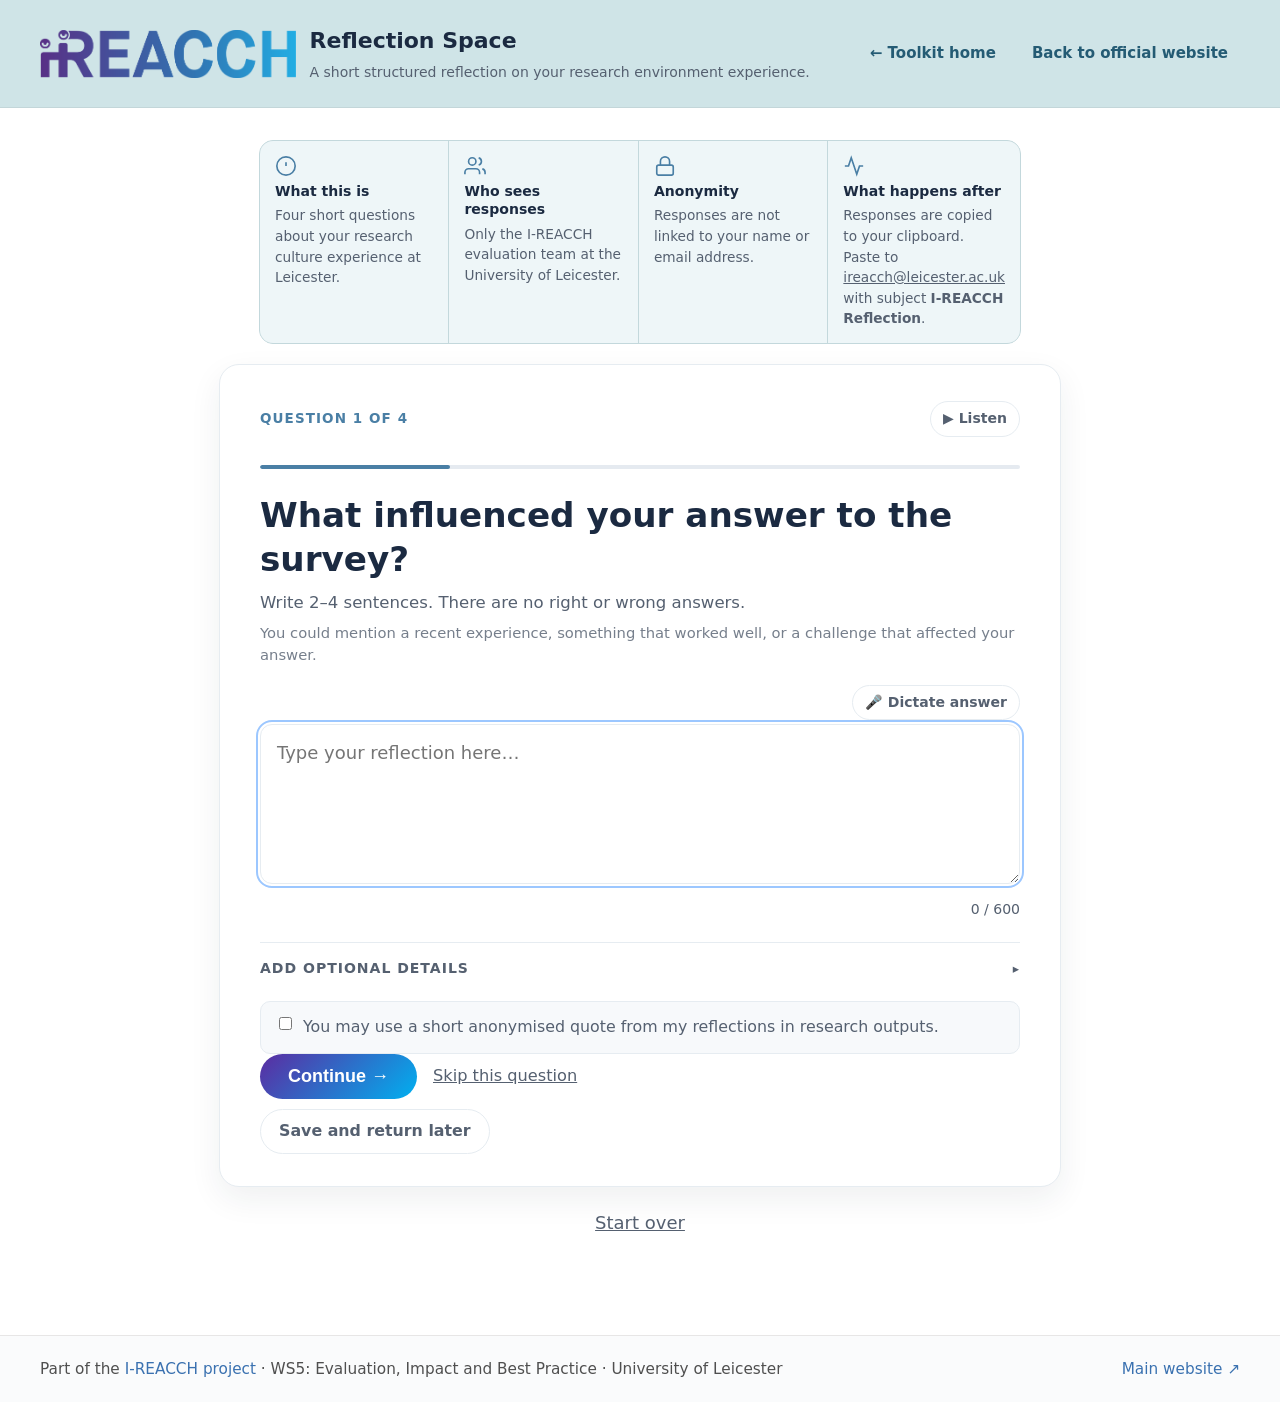
<file: reflection.html>
<!DOCTYPE html>
<html lang="en">
<head>
  <meta charset="utf-8"/>
  <meta name="viewport" content="width=device-width,initial-scale=1"/>
  <title>Reflection Space | I-REACCH</title>

  <link rel="stylesheet" href="assets/css/brand.css"/>
  <link rel="stylesheet" href="assets/css/header.css"/>
  <link rel="stylesheet" href="assets/css/style.css"/>

  <style>
    :root{
      --ink:#1b2a41;
      --gradA:var(--grad-a);
      --gradB:var(--grad-b);
    }

    /* ===== Top banner ===== */
    .overview-bar{ background:#cfe4e7; padding:22px 0; border-bottom:1px solid #c3d6d9; }
    .overview-inner{ max-width:var(--page-max); margin:0 auto; padding:0 24px; display:flex; align-items:center; justify-content:space-between; gap:16px; }
    .brand-wrap{ display:flex; align-items:center; gap:14px; }
    .brand-wrap img{ height:48px; width:auto; display:block; }
    .titles{ display:flex; flex-direction:column; }
    .page-title{ font-size:22px; font-weight:800; color:var(--ink); }
    .page-sub{ margin-top:2px; font-size:14px; color:var(--muted); }
    .back-link{ font-weight:700; font-size:15px; color:#245b74; text-decoration:none; padding:8px 12px; border-radius:8px; }
    .back-link:hover{ background:rgba(0,0,0,.05); }

    /* ===== Page wrapper ===== */
    .r-page{
      max-width:var(--page-max);
      margin:32px auto 0;
      padding:0 24px 48px;
    }

    /* ===== Shared view transitions ===== */
    .r-view{ display:none; animation:fadeIn .3s ease; }
    .r-view.active{ display:block; }
    @keyframes fadeIn{ from{opacity:0;transform:translateY(6px)} to{opacity:1;transform:translateY(0)} }

    /* ===== Question card ===== */
    .q-card{
      max-width:760px;
      margin:0 auto;
      background:#fff;
      border:1px solid var(--border);
      border-radius:20px;
      box-shadow:0 12px 32px rgba(28,39,51,.07);
      padding:36px 40px 32px;
    }
    @media(max-width:640px){ .q-card{ padding:24px 20px; } }

    /* Progress row */
    .q-progress-row{ display:flex; align-items:center; justify-content:space-between; margin-bottom:28px; }
    .q-eyebrow{ font-size:.75rem; font-weight:700; letter-spacing:.08em; text-transform:uppercase; color:#4a7fa5; }
    .q-actions-top{ display:flex; align-items:center; gap:10px; }

    /* Listen button (text-to-speech — unchanged) */
    .listen-btn{
      appearance:none; border:1px solid var(--border); border-radius:999px;
      padding:5px 12px; font:inherit; font-size:.78rem; font-weight:700;
      cursor:pointer; background:#fff; color:var(--muted);
      display:inline-flex; align-items:center; gap:4px;
    }
    .listen-btn:hover{ background:#f0f4f8; }
    .listen-btn[aria-pressed="true"]{ color:var(--gradB); border-color:var(--gradB); }

    /* Question text */
    .q-text{ font-size:clamp(1.4rem,2.8vw,1.9rem); font-weight:800; color:var(--ink); line-height:1.3; margin:0 0 10px; }
    .q-prompt{ font-size:.92rem; color:var(--muted); margin:0 0 6px; line-height:1.5; }
    .q-helper{ font-size:.82rem; color:var(--muted); margin:0 0 18px; line-height:1.5; opacity:.8; }

    /* ===== Intensity scale ===== */
    .intensity-group{ margin-bottom:22px; }
    .intensity-label{
      font-size:.8rem; font-weight:700; color:var(--muted);
      text-transform:uppercase; letter-spacing:.05em; margin-bottom:10px; display:block;
    }
    .intensity-row{ display:flex; align-items:center; gap:0; }
    .intensity-end{ font-size:.78rem; color:var(--muted); font-weight:600; white-space:nowrap; flex-shrink:0; }
    .intensity-dots{ display:flex; gap:8px; align-items:flex-start; flex:1; justify-content:center; padding:0 12px; }
    .i-dot-wrap{ display:inline-flex; flex-direction:column; align-items:center; gap:3px; }
    .i-num{ font-size:.65rem; color:var(--muted); font-weight:600; line-height:1; pointer-events:none; }
    .i-dot{
      width:26px; height:26px; border-radius:50%; border:2px solid var(--border);
      cursor:pointer; background:#fff; flex-shrink:0;
      transition:background .15s, border-color .15s, transform .1s;
    }
    .i-dot:hover{ border-color:#a58de0; transform:scale(1.15); }
    .i-dot.selected{ background:linear-gradient(135deg,var(--gradA),var(--gradB)); border-color:transparent; }
    .i-dot:focus{ outline:2px solid var(--gradA); outline-offset:3px; }
    @media(max-width:480px){
      .intensity-row{ flex-direction:column; gap:8px; align-items:flex-start; }
      .intensity-dots{ padding:0; justify-content:flex-start; }
    }

    /* ===== Tag selector (extended) ===== */
    .tag-group{ margin-bottom:20px; }
    .tag-group-label{
      font-size:.8rem; font-weight:700; color:var(--muted);
      text-transform:uppercase; letter-spacing:.05em; margin-bottom:8px; display:block;
    }
    .tag-opts{ display:flex; gap:8px; flex-wrap:wrap; }
    .tag-opt{
      appearance:none; border:1px solid var(--border); border-radius:999px;
      padding:6px 14px; font:inherit; font-weight:700; font-size:.84rem;
      cursor:pointer; background:#fff; color:var(--muted);
      transition:background .15s, color .15s, border-color .15s, opacity .15s;
    }
    .tag-opt:hover{ border-color:#a58de0; }
    .tag-opt.selected{ background:#efeaff; border-color:#b89ef5; color:#3d1a8a; }
    .tag-opt:focus{ outline:2px solid var(--gradA); outline-offset:2px; }

    /* Custom tag row */
    .custom-tag-row{ display:flex; gap:6px; align-items:center; margin-top:10px; }
    .q-custom-tag-input{
      flex:1; min-width:0; padding:6px 12px;
      border:1px solid var(--border); border-radius:999px;
      font:inherit; font-size:.84rem; color:var(--ink); background:#fff;
    }
    .q-custom-tag-input:focus{ outline:2px solid var(--gradA); outline-offset:2px; }
    .tag-add-btn{
      appearance:none; border:1px solid var(--border); border-radius:999px;
      padding:6px 12px; font:inherit; font-weight:700; font-size:.84rem;
      cursor:pointer; background:#fff; color:var(--muted);
      white-space:nowrap; flex-shrink:0;
    }
    .tag-add-btn:hover{ border-color:#a58de0; color:var(--ink); }
    .tag-add-btn:focus{ outline:2px solid var(--gradA); outline-offset:2px; }

    /* Selected tag pills */
    .selected-tags{ display:flex; gap:6px; flex-wrap:wrap; margin-top:8px; }
    .selected-tag-pill{
      display:inline-flex; align-items:center; gap:4px;
      background:#efeaff; border:1px solid #b89ef5; color:#3d1a8a;
      border-radius:999px; padding:4px 10px; font-weight:700; font-size:.82rem;
    }
    .selected-tag-pill button{
      appearance:none; background:none; border:none; cursor:pointer;
      padding:0 0 0 2px; font-size:.9em; line-height:1;
      color:#3d1a8a; font-weight:700;
    }
    .selected-tag-pill button:hover{ color:#1b0060; }
    .selected-tag-pill button:focus{ outline:2px solid var(--gradA); outline-offset:1px; border-radius:50%; }

    /* ===== Textarea + mic ===== */
    .q-textarea-wrap{ position:relative; margin-bottom:20px; }
    .q-input-header{ display:flex; justify-content:flex-end; margin-bottom:4px; }

    /* Mic button (voice-to-text) */
    .mic-btn{
      appearance:none; border:1px solid var(--border); border-radius:999px;
      padding:5px 12px; font:inherit; font-size:.78rem; font-weight:700;
      cursor:pointer; background:#fff; color:var(--muted);
      display:inline-flex; align-items:center; gap:4px;
    }
    .mic-btn:hover{ background:#f0f4f8; }
    .mic-btn.recording{ color:#c0392b; border-color:#c0392b; animation:mic-pulse 1.2s ease-in-out infinite; }
    @keyframes mic-pulse{ 0%,100%{ opacity:1; } 50%{ opacity:.5; } }

    .q-textarea{
      width:100%; min-height:160px; resize:vertical;
      padding:14px 16px; border:1px solid var(--border); border-radius:12px;
      font:inherit; font-size:1rem; line-height:1.6;
      box-sizing:border-box; color:var(--ink);
    }
    .q-textarea:focus{ outline:2px solid #9cc7ff; outline-offset:2px; }
    .q-charcount{ text-align:right; font-size:.78rem; color:var(--muted); margin-top:4px; }

    /* ===== Confidence selector ===== */
    .confidence-group{ margin-bottom:20px; }
    .confidence-label{
      font-size:.8rem; font-weight:700; color:var(--muted);
      text-transform:uppercase; letter-spacing:.05em; margin-bottom:8px; display:block;
    }
    .confidence-opts{ display:flex; gap:8px; flex-wrap:wrap; }
    .conf-btn{
      appearance:none; border:1px solid var(--border); border-radius:999px;
      padding:6px 14px; font:inherit; font-weight:700; font-size:.84rem;
      cursor:pointer; background:#fff; color:var(--muted);
      transition:background .15s, color .15s, border-color .15s;
    }
    .conf-btn:hover{ border-color:#a58de0; }
    .conf-btn.selected{ background:#efeaff; border-color:#b89ef5; color:#3d1a8a; }
    .conf-btn:focus{ outline:2px solid var(--gradA); outline-offset:2px; }

    /* ===== Action row ===== */
    .q-actions{ display:flex; align-items:center; gap:16px; flex-wrap:wrap; }
    .btn-continue{
      appearance:none; border:0; border-radius:999px; padding:12px 28px;
      font-weight:800; font-size:1rem; color:#fff;
      background:linear-gradient(135deg,var(--gradA),var(--gradB)); cursor:pointer;
    }
    .btn-continue:focus{ outline:2px solid var(--gradA); outline-offset:3px; }
    .btn-skip{
      background:none; border:none; color:var(--muted); font:inherit;
      font-size:.9rem; cursor:pointer; text-decoration:underline; padding:0;
    }
    .btn-skip:hover{ color:var(--ink); }

    /* ===== Save and return later ===== */
    .q-save-row{ margin-top:10px; display:flex; align-items:center; gap:10px; flex-wrap:wrap; }
    .btn-save-later{
      appearance:none; background:none; border:1px solid var(--border);
      border-radius:999px; padding:8px 18px; font:inherit; font-size:.88rem;
      font-weight:700; color:var(--muted); cursor:pointer;
    }
    .btn-save-later:hover{ background:#f5f8ff; }
    .q-save-confirm{ font-size:.82rem; color:#2a7a4f; font-weight:600; }

    /* ===== Skip reason prompt ===== */
    .skip-reason-prompt{
      margin-top:12px; padding:14px 16px;
      background:#f7f9fb; border:1px solid var(--border); border-radius:12px;
    }
    .skip-reason-label{ font-size:.82rem; font-weight:700; color:var(--muted); display:block; margin-bottom:8px; }
    .skip-reason-opts{ display:flex; gap:8px; flex-wrap:wrap; margin-bottom:10px; }
    .skip-reason-btn{
      appearance:none; border:1px solid var(--border); border-radius:999px;
      padding:6px 14px; font:inherit; font-weight:700; font-size:.84rem;
      cursor:pointer; background:#fff; color:var(--muted);
      transition:background .15s, color .15s, border-color .15s;
    }
    .skip-reason-btn:hover{ background:#efeaff; border-color:#b89ef5; color:#3d1a8a; }
    .skip-reason-btn:focus{ outline:2px solid var(--gradA); outline-offset:2px; }
    .skip-no-reason{
      appearance:none; background:none; border:none; color:var(--muted);
      font:inherit; font-size:.82rem; cursor:pointer;
      text-decoration:underline; padding:0; display:block;
    }
    .skip-no-reason:hover{ color:var(--ink); }
    .skip-no-reason:focus{ outline:2px solid var(--gradA); outline-offset:2px; }

    /* Tag helper */
    .tag-helper{ font-size:.82rem; color:var(--muted); margin:0 0 8px; }

    /* Consent row */
    .q-consent{
      margin-top:16px; padding:12px 14px;
      border:1px solid var(--border); border-radius:10px;
      background:#f7f9fb;
      display:flex; align-items:flex-start; gap:8px;
      font-size:.88rem; color:var(--muted);
    }

    /* ===== Purpose + trust block ===== */
    .r-trust-block{
      max-width:760px; margin:0 auto 20px;
      background:#eef6f8; border:1px solid #c3d8dc; border-radius:14px;
      padding:14px 20px;
    }
    .r-trust-list{
      margin:0; padding:0; list-style:none;
      display:flex; flex-direction:column; gap:5px;
      font-size:.86rem; color:var(--muted); line-height:1.6;
    }
    .r-trust-list b{ color:var(--ink); }

    /* ===== Optional enrichment sub-group headings ===== */
    .q-subgroup-heading{
      font-size:.73rem; font-weight:700; text-transform:uppercase; letter-spacing:.07em;
      color:#4a7fa5; margin:18px 0 4px; display:block;
    }

    /* ===== Optional enrichment section ===== */
    .q-optional{
      margin-bottom:20px;
      border-top:1px solid var(--border);
      padding-top:16px;
    }
    .q-optional > :last-child{ margin-bottom:0; }
    .q-optional-label{
      font-size:.76rem; font-weight:700;
      text-transform:uppercase; letter-spacing:.07em;
      color:var(--muted); margin:0 0 14px; display:block;
    }

    /* ===== Three-column grid inside optional-details ===== */
    .opt-cols{
      display:grid;
      grid-template-columns:1fr 1.55fr 1fr;
      gap:16px;
      align-items:start;
    }
    .opt-col{
      background:#f7f9fb;
      border:1px solid #e2e8f0;
      border-radius:14px;
      padding:16px 18px;
    }
    .opt-col-heading{
      font-size:.72rem; font-weight:700;
      text-transform:uppercase; letter-spacing:.07em;
      color:#4a7fa5; display:block; margin:0 0 12px;
    }
    .opt-col .intensity-group,
    .opt-col .tag-group,
    .opt-col .confidence-group{ margin-bottom:0; }
    .opt-col .intensity-row{ flex-direction:column; align-items:center; gap:8px; }
    .opt-col .intensity-dots{ flex:none; padding:0; gap:10px; justify-content:center; }
    .intensity-ends{ display:flex; justify-content:space-between; width:100%; }
    .opt-col .intensity-end{ font-size:.7rem; }
    .opt-col .i-dot{ width:30px; height:30px; }
    .opt-col .confidence-opts{ flex-direction:column; gap:7px; }
    @media(max-width:660px){
      .opt-cols{ grid-template-columns:1fr; }
    }

    /* Start-over link */
    .start-over-wrap{ text-align:center; margin-top:20px; }
    .start-over-link{
      font-size:.82rem; color:var(--muted); cursor:pointer;
      background:none; border:none; text-decoration:underline; font:inherit;
    }
    .start-over-link:hover{ color:var(--ink); }

    /* ===== Horizontal info strip (replaces trust block) ===== */
    .r-info-strip{
      max-width:760px; margin:0 auto 20px;
      display:grid; grid-template-columns:repeat(4,1fr);
      background:#c3d8dc; border:1px solid #c3d8dc;
      border-radius:14px; overflow:hidden; gap:1px;
    }
    .r-info-col{
      background:#eef6f8; padding:14px 15px;
      display:flex; flex-direction:column; gap:5px;
    }
    .r-info-icon{ width:22px; height:22px; color:#4a7fa5; flex-shrink:0; }
    .r-info-label{ font-size:.78rem; font-weight:700; color:#1b2a41; line-height:1.3; }
    .r-info-text{ font-size:.76rem; color:var(--muted); line-height:1.5; }
    @media(max-width:600px){
      .r-info-strip{ grid-template-columns:1fr 1fr; }
    }

    /* ===== Progress bar ===== */
    .q-progress-bar-wrap{
      height:4px; background:#e5eaf0; border-radius:2px;
      margin-bottom:24px; overflow:hidden;
    }
    .q-progress-bar{
      height:100%; background:#4a7fa5; border-radius:2px;
      transition:width .35s ease;
    }

    /* ===== Optional section (collapsible) ===== */
    .q-optional-details{
      margin-bottom:20px;
      border-top:1px solid var(--border);
    }
    .q-optional-summary{
      font-size:.78rem; font-weight:700; text-transform:uppercase;
      letter-spacing:.07em; color:var(--muted);
      cursor:pointer; list-style:none; user-select:none;
      padding:14px 0 0; display:flex; align-items:center; gap:6px;
    }
    .q-optional-summary::-webkit-details-marker{ display:none; }
    .q-optional-summary::marker{ display:none; }
    .q-optional-summary::after{
      content:'▸'; font-size:.7rem; margin-left:auto;
      transition:transform .2s;
    }
    .q-optional-details[open] .q-optional-summary::after{ transform:rotate(90deg); }
    .q-optional-details .q-optional{
      border-top:none; padding-top:14px; margin-bottom:0;
    }

    /* ===== Priority screen (unchanged) ===== */
    .p-card-outer{
      max-width:760px; margin:0 auto; background:#f6fbff;
      border:1px solid #ddeef9; border-radius:20px;
      box-shadow:0 12px 32px rgba(28,39,51,.07); padding:36px 40px 32px;
    }
    @media(max-width:640px){ .p-card-outer{ padding:24px 20px; } }
    .p-eyebrow{ font-size:.75rem; font-weight:700; letter-spacing:.08em; text-transform:uppercase; color:#4a7fa5; margin-bottom:10px; }
    .p-heading{ font-size:clamp(1.3rem,2.5vw,1.7rem); font-weight:800; color:var(--ink); margin:0 0 8px; }
    .p-sub{ font-size:.92rem; color:var(--muted); margin:0 0 24px; }
    .p-options{ display:flex; flex-direction:column; gap:10px; margin-bottom:24px; }
    .p-opt{
      appearance:none; background:#fff; border:1.5px solid var(--border);
      border-radius:14px; padding:14px 16px; text-align:left; cursor:pointer;
      font:inherit; color:var(--ink); display:flex; gap:14px; align-items:flex-start;
      transition:border-color .15s, background .15s;
    }
    .p-opt:hover{ border-color:#a58de0; background:#faf8ff; }
    .p-opt.selected{ border-color:#b89ef5; background:#efeaff; }
    .p-opt:focus{ outline:2px solid var(--gradA); outline-offset:2px; }
    .p-opt-num{
      flex-shrink:0; width:26px; height:26px; border-radius:50%;
      background:var(--chip); color:#384454; font-weight:800; font-size:.82rem;
      display:flex; align-items:center; justify-content:center; margin-top:2px;
    }
    .p-opt.selected .p-opt-num{ background:#d4c4ff; color:#3d1a8a; }
    .p-opt-body{ display:flex; flex-direction:column; gap:3px; }
    .p-opt-q{ font-weight:700; font-size:.9rem; line-height:1.4; }
    .p-opt-a{ font-size:.84rem; color:var(--muted); line-height:1.4; }
    .p-note{ font-size:.82rem; color:var(--muted); margin-bottom:16px; }
    .btn-finish{
      appearance:none; border:0; border-radius:999px; padding:12px 28px;
      font-weight:800; font-size:1rem; color:#fff;
      background:linear-gradient(135deg,var(--gradA),var(--gradB)); cursor:pointer;
    }
    .btn-finish:focus{ outline:2px solid var(--gradA); outline-offset:3px; }

    /* ===== Done screen (unchanged) ===== */
    .done-card{
      max-width:760px; margin:0 auto; background:#fff;
      border:1px solid var(--border); border-radius:20px;
      box-shadow:0 12px 32px rgba(28,39,51,.07); padding:40px; text-align:center;
    }
    .done-icon{ font-size:2.5rem; margin-bottom:16px; }
    .done-heading{ font-size:1.5rem; font-weight:800; color:var(--ink); margin:0 0 10px; }
    .done-sub{ font-size:.95rem; color:var(--muted); margin:0 0 8px; line-height:1.6; }
    .done-note{ font-size:.85rem; color:var(--muted); margin:0 0 24px; line-height:1.6; }
    .done-note a{ color:var(--gradA); }
    .btn-again{
      appearance:none; background:none; border:1px solid var(--border);
      border-radius:999px; padding:10px 22px; font:inherit; font-weight:700;
      font-size:.9rem; cursor:pointer; color:var(--ink);
    }
  </style>
</head>
<body>

  <header class="overview-bar" role="banner">
    <div class="overview-inner">
      <div class="brand-wrap">
        <img src="assets/img/ireacch-logo.png" alt="I-REACCH">
        <div class="titles">
          <div class="page-title">Reflection Space</div>
          <div class="page-sub">A short structured reflection on your research environment experience.</div>
        </div>
      </div>
      <div style="display:flex;gap:12px;align-items:center;">
        <a class="back-link" href="index.html">← Toolkit home</a>
        <a class="back-link" href="https://ireacch.le.ac.uk/" target="_blank" rel="noopener">Back to official website</a>
      </div>
    </div>
  </header>

  <main class="r-page" aria-label="Reflection">

    <!-- ===== QUESTION VIEW ===== -->
    <div id="view-question" class="r-view active">

      <!-- Purpose + trust block (horizontal info strip) -->
      <div class="r-info-strip" role="note">
        <div class="r-info-col">
          <svg class="r-info-icon" viewBox="0 0 24 24" fill="none" stroke="currentColor" stroke-width="1.8" aria-hidden="true"><circle cx="12" cy="12" r="10"/><line x1="12" y1="8" x2="12" y2="12"/><line x1="12" y1="16" x2="12.01" y2="16"/></svg>
          <div class="r-info-label">What this is</div>
          <div class="r-info-text">Four short questions about your research culture experience at Leicester.</div>
        </div>
        <div class="r-info-col">
          <svg class="r-info-icon" viewBox="0 0 24 24" fill="none" stroke="currentColor" stroke-width="1.8" aria-hidden="true"><path d="M17 21v-2a4 4 0 0 0-4-4H5a4 4 0 0 0-4 4v2"/><circle cx="9" cy="7" r="4"/><path d="M23 21v-2a4 4 0 0 0-3-3.87"/><path d="M16 3.13a4 4 0 0 1 0 7.75"/></svg>
          <div class="r-info-label">Who sees responses</div>
          <div class="r-info-text">Only the I-REACCH evaluation team at the University of Leicester.</div>
        </div>
        <div class="r-info-col">
          <svg class="r-info-icon" viewBox="0 0 24 24" fill="none" stroke="currentColor" stroke-width="1.8" aria-hidden="true"><rect x="3" y="11" width="18" height="11" rx="2" ry="2"/><path d="M7 11V7a5 5 0 0 1 10 0v4"/></svg>
          <div class="r-info-label">Anonymity</div>
          <div class="r-info-text">Responses are not linked to your name or email address.</div>
        </div>
        <div class="r-info-col">
          <svg class="r-info-icon" viewBox="0 0 24 24" fill="none" stroke="currentColor" stroke-width="1.8" aria-hidden="true"><polyline points="22 12 18 12 15 21 9 3 6 12 2 12"/></svg>
          <div class="r-info-label">What happens after</div>
          <div class="r-info-text">Responses are copied to your clipboard. Paste to <a href="mailto:ireacch@leicester.ac.uk" style="color:inherit;text-decoration:underline">ireacch@leicester.ac.uk</a> with subject <b>I-REACCH Reflection</b>.</div>
        </div>
      </div>

      <div class="q-card">

        <!-- Progress + listen (unchanged) -->
        <div class="q-progress-row">
          <div class="q-eyebrow" id="q-progress">Question 1 of 4</div>
          <div class="q-actions-top">
            <button type="button" class="listen-btn" id="listen-btn" aria-pressed="false" title="Listen to this question read aloud">
              &#9654; Listen
            </button>
          </div>
        </div>
        <div class="q-progress-bar-wrap" aria-hidden="true">
          <div class="q-progress-bar" id="q-progress-bar" style="width:25%"></div>
        </div>

        <!-- Question text (unchanged) -->
        <h1 class="q-text" id="q-text">—</h1>
        <p class="q-prompt">Write 2–4 sentences. There are no right or wrong answers.</p>
        <p class="q-helper">You could mention a recent experience, something that worked well, or a challenge that affected your answer.</p>

        <!-- Textarea with mic button above it -->
        <div class="q-textarea-wrap">
          <div class="q-input-header">
            <button type="button" id="mic-btn" class="mic-btn"
              aria-label="Dictate your response using your microphone"
              title="Dictate your response">
              &#127908; Dictate answer
            </button>
          </div>
          <textarea id="q-input" class="q-textarea"
            placeholder="Type your reflection here…"
            aria-label="Your reflection"
            maxlength="600"></textarea>
          <div class="q-charcount"><span id="q-cc">0</span> / 600</div>
        </div>

        <!-- Optional enrichment (collapsible) -->
        <details class="q-optional-details" id="q-optional-details">
          <summary class="q-optional-summary">Add optional details</summary>
        <div class="q-optional">
          <div class="opt-cols">

            <!-- Column 1: Intensity -->
            <div class="opt-col">
              <span class="opt-col-heading">Intensity</span>
              <div class="intensity-group" role="group" aria-labelledby="intensity-lbl">
                <span class="intensity-label" id="intensity-lbl">How strongly do you feel about this? <span style="font-weight:400;text-transform:none;letter-spacing:0">(optional)</span></span>
                <div class="intensity-row">
                  <div class="intensity-dots" id="intensity-dots" role="radiogroup" aria-label="Intensity 1 to 5">
                    <span class="i-dot-wrap"><button type="button" class="i-dot" data-val="1" aria-label="1 — manageable" tabindex="0"></button><span class="i-num" aria-hidden="true">1</span></span>
                    <span class="i-dot-wrap"><button type="button" class="i-dot" data-val="2" aria-label="2"               tabindex="-1"></button><span class="i-num" aria-hidden="true">2</span></span>
                    <span class="i-dot-wrap"><button type="button" class="i-dot" data-val="3" aria-label="3 — moderate"    tabindex="-1"></button><span class="i-num" aria-hidden="true">3</span></span>
                    <span class="i-dot-wrap"><button type="button" class="i-dot" data-val="4" aria-label="4"               tabindex="-1"></button><span class="i-num" aria-hidden="true">4</span></span>
                    <span class="i-dot-wrap"><button type="button" class="i-dot" data-val="5" aria-label="5 — significant concern" tabindex="-1"></button><span class="i-num" aria-hidden="true">5</span></span>
                  </div>
                  <div class="intensity-ends">
                    <span class="intensity-end">Manageable</span>
                    <span class="intensity-end">Significant concern</span>
                  </div>
                </div>
              </div>
            </div>

            <!-- Column 2: Themes -->
            <div class="opt-col">
              <span class="opt-col-heading">Themes</span>
              <div class="tag-group" role="group" aria-labelledby="tag-group-lbl">
                <span class="tag-group-label" id="tag-group-lbl">Relevant theme <span style="font-weight:400;text-transform:none;letter-spacing:0">(optional, up to 2 total)</span></span>
                <p class="tag-helper">Choose up to two themes, or add your own if none fit.</p>
                <div class="tag-opts" id="tag-opts">
                  <button type="button" class="tag-opt" data-tag="workload"    aria-pressed="false">Workload</button>
                  <button type="button" class="tag-opt" data-tag="recognition" aria-pressed="false">Recognition</button>
                  <button type="button" class="tag-opt" data-tag="career"      aria-pressed="false">Career support</button>
                  <button type="button" class="tag-opt" data-tag="inclusion"   aria-pressed="false">Inclusion</button>
                  <button type="button" class="tag-opt" data-tag="management"  aria-pressed="false">Management</button>
                  <button type="button" class="tag-opt" data-tag="resources"   aria-pressed="false">Resources</button>
                </div>
                <div class="custom-tag-row">
                  <input type="text" id="q-custom-tag" class="q-custom-tag-input"
                    maxlength="30" placeholder="Or type your own theme…"
                    aria-label="Add a custom theme" autocomplete="off" />
                  <button type="button" id="custom-tag-add" class="tag-add-btn">+ Add</button>
                </div>
                <div class="selected-tags" id="selected-tags" aria-label="Selected themes" aria-live="polite"></div>
              </div>
            </div>

            <!-- Column 3: Confidence -->
            <div class="opt-col">
              <span class="opt-col-heading">Confidence</span>
              <div class="confidence-group" role="group" aria-labelledby="confidence-lbl">
                <span class="confidence-label" id="confidence-lbl">How confident are you in this response? <span style="font-weight:400;text-transform:none;letter-spacing:0">(optional)</span></span>
                <div class="confidence-opts" id="confidence-opts">
                  <button type="button" class="conf-btn" data-val="1" aria-pressed="false">Not sure</button>
                  <button type="button" class="conf-btn" data-val="2" aria-pressed="false">Fairly confident</button>
                  <button type="button" class="conf-btn" data-val="3" aria-pressed="false">Very confident</button>
                </div>
              </div>
            </div>

          </div><!-- /opt-cols -->
        </div><!-- /q-optional -->
        </details><!-- /q-optional-details -->

        <!-- Quote consent — placed before action buttons so it's part of the decision flow -->
        <label class="q-consent">
          <input type="checkbox" id="quote-ok" />
          <span>You may use a short anonymised quote from my reflections in research outputs.</span>
        </label>

        <!-- Action buttons -->
        <div class="q-actions">
          <button type="button" class="btn-continue" id="btn-continue">Continue &#8594;</button>
          <button type="button" class="btn-skip"     id="btn-skip">Skip this question</button>
        </div>
        <div class="q-save-row">
          <button type="button" class="btn-save-later" id="btn-save-later">Save and return later</button>
          <span class="q-save-confirm" id="q-save-confirm" style="display:none">Progress saved on this device</span>
        </div>

        <!-- Skip reason prompt (hidden until Skip is clicked) -->
        <div class="skip-reason-prompt" id="skip-reason-prompt" style="display:none"
          role="group" aria-labelledby="skip-reason-lbl">
          <span class="skip-reason-label" id="skip-reason-lbl">Why are you skipping this question? <span style="font-weight:400">(optional)</span></span>
          <div class="skip-reason-opts">
            <button type="button" class="skip-reason-btn" data-reason="not_applicable">Not applicable</button>
            <button type="button" class="skip-reason-btn" data-reason="prefer_not_to_say">Prefer not to say</button>
            <button type="button" class="skip-reason-btn" data-reason="no_time">No time</button>
          </div>
          <button type="button" class="skip-no-reason" id="skip-no-reason">Skip without giving a reason &#8594;</button>
        </div>
      </div>

      <!-- Start over -->
      <div class="start-over-wrap">
        <button type="button" class="start-over-link" id="btn-start-over">Start over</button>
      </div>
    </div><!-- /view-question -->

    <!-- ===== PRIORITY VIEW (unchanged) ===== -->
    <div id="view-priority" class="r-view">
      <div class="p-card-outer">
        <div class="p-eyebrow">Final step</div>
        <h1 class="p-heading">Before you finish.</h1>
        <p class="p-sub">Which of your reflections do you most want researchers to read?</p>
        <div class="p-options" id="p-options" role="group" aria-label="Select most important response"></div>
        <p class="p-note">This is optional — tap one to highlight it, or leave unselected.</p>
        <button type="button" class="btn-finish" id="btn-finish">Finish &amp; copy to clipboard</button>
      </div>
    </div><!-- /view-priority -->

    <!-- ===== DONE VIEW (unchanged) ===== -->
    <div id="view-done" class="r-view">
      <div class="done-card">
        <div class="done-icon" aria-hidden="true">&#10003;</div>
        <h1 class="done-heading">Ready to share.</h1>
        <p class="done-sub">
          Your reflections have been copied to your clipboard.<br>
          To contribute to the I-REACCH study, paste them into an email to
          <a href="mailto:ireacch@leicester.ac.uk">ireacch@leicester.ac.uk</a>
          with the subject line <b>I-REACCH Reflection</b>.
        </p>
        <p class="done-note">Your responses are stored only on this device — nothing is sent automatically. Once shared, your reflections are reviewed and used to identify common themes across the University.</p>
        <button type="button" class="btn-again" id="btn-again">Start a new reflection</button>
      </div>
    </div><!-- /view-done -->

  </main>

  <footer class="site-footer">
    <div class="site-footer__inner">
      <span>Part of the <a href="https://ireacch.le.ac.uk/" target="_blank" rel="noopener">I-REACCH project</a> &middot; WS5: Evaluation, Impact and Best Practice &middot; University of Leicester</span>
      <a href="https://ireacch.le.ac.uk/" target="_blank" rel="noopener">Main website &nearr;</a>
    </div>
  </footer>

  <script>
    /* ============================================================
       Constants
    ============================================================ */
    const SKEY  = 'ireacch-reflect-v2';
    const LIMIT = 600;
    const MAX_TAGS = 2;

    const QUESTIONS = [
      "What influenced your answer to the survey?",
      "Can you give an example or story that illustrates your experience?",
      "What helped or hindered you most in this situation?",
      "If one thing could change, what would it be?"
    ];

    const PREDEFINED_TAGS = ['workload','recognition','career','inclusion','management','resources'];

    const CONFIDENCE_LABELS = { 1:'not sure', 2:'fairly confident', 3:'very confident' };
    const SKIP_REASON_LABELS = {
      not_applicable:   'not applicable',
      prefer_not_to_say:'prefer not to say',
      no_time:          'no time'
    };

    /* ============================================================
       State
    ============================================================ */
    function freshState(){
      return {
        i: 0,
        entries: [],
        priority: null,
        draft: '',
        draftIntensity: null,
        draftTags: [],
        draftConfidence: null,
        draftVoice: false
      };
    }

    const loadState = () => {
      try{ return { ...freshState(), ...JSON.parse(localStorage.getItem(SKEY) || '{}') }; }
      catch{ return freshState(); }
    };
    const saveState = s => localStorage.setItem(SKEY, JSON.stringify(s));

    let state = loadState();

    /* Per-question draft fields are not persisted across sessions — reset on load */
    state.draftIntensity  = null;
    state.draftTags       = [];
    state.draftConfidence = null;
    state.draftVoice      = false;

    /* ============================================================
       Voice recognition setup
    ============================================================ */
    const SpeechRecognition = window.SpeechRecognition || window.webkitSpeechRecognition;
    let recognition  = null;
    let isRecording  = false;

    const micBtn = document.getElementById('mic-btn');

    function resetMicBtn(){
      isRecording = false;
      if(!micBtn) return;
      micBtn.innerHTML = '&#127908; Dictate answer';
      micBtn.setAttribute('aria-label', 'Dictate your response using your microphone');
      micBtn.classList.remove('recording');
    }

    function stopMic(){
      if(recognition && isRecording){
        try{ recognition.stop(); }catch(e){}
      }
      resetMicBtn();
    }

    if(!SpeechRecognition){
      if(micBtn) micBtn.style.display = 'none';
    } else {
      micBtn.addEventListener('click', ()=>{
        if(isRecording){
          recognition.stop(); /* onend will reset UI */
          return;
        }

        recognition = new SpeechRecognition();
        recognition.lang            = 'en-GB';
        recognition.interimResults  = false;
        recognition.continuous      = false;
        recognition.maxAlternatives = 1;

        recognition.onstart = ()=>{
          isRecording = true;
          micBtn.innerHTML = '&#9632; Stop';
          micBtn.setAttribute('aria-label', 'Stop dictation');
          micBtn.classList.add('recording');
        };

        recognition.onresult = e =>{
          const transcript = Array.from(e.results)
            .filter(r => r.isFinal)
            .map(r => r[0].transcript)
            .join(' ')
            .trim();
          if(!transcript) return;

          const current   = qInput.value;
          const separator = (current && !current.endsWith(' ')) ? ' ' : '';
          const combined  = (current + separator + transcript).slice(0, LIMIT);

          qInput.value        = combined;
          qCC.textContent     = combined.length;
          state.draft         = combined;
          state.draftVoice    = true;
          saveState(state);
        };

        recognition.onend   = resetMicBtn;
        recognition.onerror = resetMicBtn;

        recognition.start();
      });
    }

    /* ============================================================
       DOM refs
    ============================================================ */
    const viewQ         = document.getElementById('view-question');
    const viewP         = document.getElementById('view-priority');
    const viewDone      = document.getElementById('view-done');
    const qProgress     = document.getElementById('q-progress');
    const qText         = document.getElementById('q-text');
    const qInput        = document.getElementById('q-input');
    const qCC           = document.getElementById('q-cc');
    const listenBtn     = document.getElementById('listen-btn');
    const intensityDots = document.getElementById('intensity-dots');
    const tagOpts       = document.getElementById('tag-opts');
    const customTagInput= document.getElementById('q-custom-tag');
    const customTagAdd  = document.getElementById('custom-tag-add');
    const selectedTagsEl= document.getElementById('selected-tags');
    const confidenceOpts= document.getElementById('confidence-opts');
    const btnContinue   = document.getElementById('btn-continue');
    const btnSkip       = document.getElementById('btn-skip');
    const skipPrompt    = document.getElementById('skip-reason-prompt');
    const skipNoReason  = document.getElementById('skip-no-reason');
    const btnStartOver  = document.getElementById('btn-start-over');
    const btnFinish     = document.getElementById('btn-finish');
    const btnAgain      = document.getElementById('btn-again');
    const pOptions      = document.getElementById('p-options');
    const quoteOk       = document.getElementById('quote-ok');

    /* ============================================================
       View switching (unchanged)
    ============================================================ */
    function showView(id){
      [viewQ, viewP, viewDone].forEach(v=>{
        v.classList.remove('active');
        v.setAttribute('aria-hidden','true');
      });
      const target = document.getElementById(id);
      target.classList.add('active');
      target.removeAttribute('aria-hidden');
      window.scrollTo({top:0, behavior:'smooth'});
    }

    /* ============================================================
       Intensity scale (unchanged logic)
    ============================================================ */
    function selectIntensity(val){
      state.draftIntensity = val;
      intensityDots.querySelectorAll('.i-dot').forEach((d,i)=>{
        const on = (i+1) === val;
        d.classList.toggle('selected', on);
        d.setAttribute('aria-checked', on ? 'true' : 'false');
        d.setAttribute('tabindex', on ? '0' : '-1');
      });
    }

    function clearIntensity(){
      state.draftIntensity = null;
      intensityDots.querySelectorAll('.i-dot').forEach((d,i)=>{
        d.classList.remove('selected');
        d.setAttribute('aria-checked','false');
        d.setAttribute('tabindex', i===0 ? '0' : '-1');
      });
    }

    intensityDots.addEventListener('click', e=>{
      const dot = e.target.closest('.i-dot');
      if(!dot) return;
      const val = parseInt(dot.dataset.val);
      if(state.draftIntensity === val){ clearIntensity(); }
      else{ selectIntensity(val); }
    });

    intensityDots.addEventListener('keydown', e=>{
      const dots = [...intensityDots.querySelectorAll('.i-dot')];
      const cur  = dots.indexOf(document.activeElement);
      if(cur === -1) return;
      if(e.key==='ArrowRight' || e.key==='ArrowDown'){
        e.preventDefault();
        const next = Math.min(cur+1, dots.length-1);
        dots[next].focus(); selectIntensity(next+1);
      } else if(e.key==='ArrowLeft' || e.key==='ArrowUp'){
        e.preventDefault();
        const prev = Math.max(cur-1, 0);
        dots[prev].focus(); selectIntensity(prev+1);
      } else if(e.key===' ' || e.key==='Enter'){
        e.preventDefault();
        const val = parseInt(dots[cur].dataset.val);
        if(state.draftIntensity===val){ clearIntensity(); }
        else{ selectIntensity(val); }
      }
    });

    /* ============================================================
       Tag selector — hybrid predefined + custom
    ============================================================ */
    function renderSelectedPills(){
      selectedTagsEl.innerHTML = '';
      state.draftTags.forEach(tag =>{
        const pill = document.createElement('span');
        pill.className = 'selected-tag-pill';

        const label = document.createElement('span');
        label.textContent = tag;

        const removeBtn = document.createElement('button');
        removeBtn.type = 'button';
        removeBtn.textContent = '×';
        removeBtn.setAttribute('aria-label', 'Remove theme: ' + tag);
        removeBtn.addEventListener('click', ()=>{
          const idx = state.draftTags.indexOf(tag);
          if(idx > -1) state.draftTags.splice(idx, 1);
          updateTagUI();
        });

        pill.append(label, removeBtn);
        selectedTagsEl.appendChild(pill);
      });
    }

    function updateTagUI(){
      const atLimit = state.draftTags.length >= MAX_TAGS;
      tagOpts.querySelectorAll('.tag-opt').forEach(b=>{
        const tag = b.dataset.tag;
        const on  = state.draftTags.includes(tag);
        b.classList.toggle('selected', on);
        b.setAttribute('aria-pressed', on ? 'true' : 'false');
        /* Visually dim (not disable) unselected buttons when at the limit */
        b.style.opacity = (!on && atLimit) ? '0.45' : '';
      });
      renderSelectedPills();
    }

    /* Predefined tag button clicks */
    tagOpts.addEventListener('click', e=>{
      const btn = e.target.closest('.tag-opt');
      if(!btn) return;
      const tag = btn.dataset.tag;
      const idx = state.draftTags.indexOf(tag);
      if(idx > -1){
        state.draftTags.splice(idx, 1);
      } else {
        if(state.draftTags.length >= MAX_TAGS) state.draftTags.shift();
        state.draftTags.push(tag);
      }
      updateTagUI();
    });

    /* Custom tag add */
    function addCustomTag(){
      const raw = customTagInput.value.trim().toLowerCase().slice(0, 30);
      if(!raw) return;
      if(state.draftTags.includes(raw)){ customTagInput.value = ''; return; }
      if(state.draftTags.length >= MAX_TAGS) state.draftTags.shift();
      state.draftTags.push(raw);
      customTagInput.value = '';
      updateTagUI();
    }

    customTagAdd.addEventListener('click', addCustomTag);
    customTagInput.addEventListener('keydown', e=>{
      if(e.key === 'Enter'){ e.preventDefault(); addCustomTag(); }
    });

    /* ============================================================
       Confidence selector
    ============================================================ */
    function selectConfidence(val){
      state.draftConfidence = val;
      confidenceOpts.querySelectorAll('.conf-btn').forEach(b=>{
        const on = parseInt(b.dataset.val) === val;
        b.classList.toggle('selected', on);
        b.setAttribute('aria-pressed', on ? 'true' : 'false');
      });
    }

    function clearConfidence(){
      state.draftConfidence = null;
      confidenceOpts.querySelectorAll('.conf-btn').forEach(b=>{
        b.classList.remove('selected');
        b.setAttribute('aria-pressed','false');
      });
    }

    confidenceOpts.addEventListener('click', e=>{
      const btn = e.target.closest('.conf-btn');
      if(!btn) return;
      const val = parseInt(btn.dataset.val);
      if(state.draftConfidence === val){ clearConfidence(); }
      else{ selectConfidence(val); }
    });

    /* ============================================================
       Skip reason prompt
    ============================================================ */
    function showSkipPrompt(){
      btnSkip.style.display = 'none';
      skipPrompt.style.display = 'block';
      /* Move focus to first reason option for keyboard users */
      const firstBtn = skipPrompt.querySelector('.skip-reason-btn');
      if(firstBtn) firstBtn.focus();
    }

    function hideSkipPrompt(){
      skipPrompt.style.display = 'none';
      btnSkip.style.display = '';
    }

    btnSkip.addEventListener('click', showSkipPrompt);

    skipPrompt.querySelectorAll('.skip-reason-btn').forEach(btn=>{
      btn.addEventListener('click', ()=> advance(false, btn.dataset.reason));
    });

    skipNoReason.addEventListener('click', ()=> advance(false, null));

    /* ============================================================
       Listen button — text-to-speech (unchanged)
    ============================================================ */
    if(!('speechSynthesis' in window)){
      listenBtn.style.display = 'none';
    } else {
      listenBtn.addEventListener('click', ()=>{
        if(state.i >= QUESTIONS.length) return;
        if(window.speechSynthesis.speaking){
          window.speechSynthesis.cancel();
          listenBtn.textContent = '▶ Listen';
          listenBtn.setAttribute('aria-pressed','false');
          return;
        }
        const utt = new SpeechSynthesisUtterance(QUESTIONS[state.i]);
        utt.onend  = ()=>{ listenBtn.textContent='▶ Listen'; listenBtn.setAttribute('aria-pressed','false'); };
        utt.onerror= ()=>{ listenBtn.textContent='▶ Listen'; listenBtn.setAttribute('aria-pressed','false'); };
        window.speechSynthesis.speak(utt);
        listenBtn.textContent = '■ Stop';
        listenBtn.setAttribute('aria-pressed','true');
      });
    }

    function stopSpeech(){
      if(window.speechSynthesis) window.speechSynthesis.cancel();
      listenBtn.textContent = '▶ Listen';
      listenBtn.setAttribute('aria-pressed','false');
    }

    /* ============================================================
       Render question view
    ============================================================ */
    function renderQuestion(){
      const i = state.i;
      qProgress.textContent = `Question ${i+1} of ${QUESTIONS.length}`;
      const bar = document.getElementById('q-progress-bar');
      if(bar) bar.style.width = ((i+1) / QUESTIONS.length * 100) + '%';
      qText.textContent     = QUESTIONS[i];
      qInput.value          = state.draft || '';
      qCC.textContent       = (state.draft || '').length;

      clearIntensity();
      clearConfidence();
      state.draftTags  = [];
      state.draftVoice = false;
      updateTagUI();
      customTagInput.value = '';
      hideSkipPrompt();
      stopMic();

      qInput.focus();
    }

    /* ============================================================
       Reset draft fields between questions
    ============================================================ */
    function resetDraft(){
      state.draft         = '';
      state.draftIntensity  = null;
      state.draftTags       = [];
      state.draftConfidence = null;
      state.draftVoice      = false;
    }

    /* ============================================================
       Advance (answer or skip)
       answered   : true  → save response text
       skipReason : string | null  → only used when answered=false
    ============================================================ */
    function advance(answered, skipReason){
      if(answered){
        const txt = qInput.value.trim();
        if(!txt){ qInput.focus(); return; }
        state.entries.push({
          q:               QUESTIONS[state.i],
          a:               txt,
          intensity:       state.draftIntensity,
          tags:            [...state.draftTags],
          quote:           quoteOk.checked,
          confidence:      state.draftConfidence,
          skip_reason:     null,
          voice_input_used: state.draftVoice || false
        });
      } else {
        state.entries.push({
          q:               QUESTIONS[state.i],
          a:               null,
          intensity:       null,
          tags:            [],
          quote:           false,
          confidence:      null,
          skip_reason:     skipReason || null,
          voice_input_used: false
        });
      }

      state.i += 1;
      resetDraft();
      saveState(state);
      stopSpeech();
      stopMic();
      hideSkipPrompt();

      if(state.i < QUESTIONS.length){
        renderQuestion();
      } else {
        renderPriority();
        showView('view-priority');
      }
    }

    document.getElementById('btn-save-later').addEventListener('click', ()=>{
      saveState(state);
      const conf = document.getElementById('q-save-confirm');
      conf.style.display = 'inline';
      setTimeout(()=>{ conf.style.display = 'none'; }, 2500);
    });

    /* Continue hides skip prompt first (user changed mind) */
    btnContinue.addEventListener('click', ()=>{
      hideSkipPrompt();
      advance(true);
    });

    qInput.addEventListener('input', ()=>{
      if(qInput.value.length > LIMIT) qInput.value = qInput.value.slice(0, LIMIT);
      const len = qInput.value.length;
      qCC.textContent = len;
      state.draft = qInput.value;
      saveState(state);
    });

    /* ============================================================
       Priority view (unchanged logic)
    ============================================================ */
    function renderPriority(){
      const answered = state.entries.filter(e => e.a !== null);
      pOptions.innerHTML = '';

      if(answered.length === 0){ finishAndCopy(); return; }

      state.entries.forEach((e, idx)=>{
        if(e.a === null) return;

        const btn = document.createElement('button');
        btn.type = 'button';
        btn.className = 'p-opt' + (state.priority === idx+1 ? ' selected' : '');
        btn.dataset.idx = idx+1;
        btn.setAttribute('aria-pressed', state.priority === idx+1 ? 'true' : 'false');

        const numEl = document.createElement('span');
        numEl.className = 'p-opt-num';
        numEl.textContent = idx+1;
        numEl.setAttribute('aria-hidden','true');

        const body = document.createElement('span');
        body.className = 'p-opt-body';

        const qEl = document.createElement('span');
        qEl.className = 'p-opt-q';
        qEl.textContent = e.q.length > 80 ? e.q.slice(0,80)+'…' : e.q;

        const aEl = document.createElement('span');
        aEl.className = 'p-opt-a';
        aEl.textContent = e.a.length > 90 ? e.a.slice(0,90)+'…' : e.a;

        body.append(qEl, aEl);
        btn.append(numEl, body);

        btn.addEventListener('click', ()=>{
          const newIdx = parseInt(btn.dataset.idx);
          state.priority = (state.priority === newIdx) ? null : newIdx;
          saveState(state);
          pOptions.querySelectorAll('.p-opt').forEach(b=>{
            const on = parseInt(b.dataset.idx) === state.priority;
            b.classList.toggle('selected', on);
            b.setAttribute('aria-pressed', on ? 'true' : 'false');
          });
        });

        pOptions.appendChild(btn);
      });
    }

    /* ============================================================
       Finish and copy — updated output format
    ============================================================ */
    async function finishAndCopy(){
      const lines = [];
      lines.push('I-REACCH Evaluation Toolkit — Reflection');
      lines.push('');

      state.entries.forEach((e, idx)=>{
        if(e.a === null){
          /* Skipped entry */
          const reasonLabel = e.skip_reason ? SKIP_REASON_LABELS[e.skip_reason] : null;
          const skipNote    = reasonLabel ? `[skipped — ${reasonLabel}]` : '[skipped]';
          lines.push(`Q${idx+1}. ${e.q} ${skipNote}`);
          lines.push('');
          return;
        }

        const priorityMark = state.priority === idx+1 ? ' [marked as most important]' : '';
        const intensityNote= e.intensity    ? ` [intensity: ${e.intensity}/5]` : '';
        const confNote     = e.confidence   ? ` [confidence: ${CONFIDENCE_LABELS[e.confidence]}]` : '';
        const tagNote      = e.tags?.length ? ` [themes: ${e.tags.join(', ')}]` : '';
        const voiceNote    = e.voice_input_used ? ' [dictated]' : '';

        lines.push(`Q${idx+1}. ${e.q}${priorityMark}${intensityNote}${confNote}${tagNote}${voiceNote}`);
        lines.push(e.a);
        lines.push('');
      });

      const text = lines.join('\n');

      try{
        await navigator.clipboard.writeText(text);
      } catch {
        const ta = document.createElement('textarea');
        ta.value = text;
        document.body.appendChild(ta);
        ta.select();
        try{ document.execCommand('copy'); }catch{}
        document.body.removeChild(ta);
      }

      showView('view-done');
    }

    btnFinish.addEventListener('click', finishAndCopy);

    /* ============================================================
       Start over / new reflection
    ============================================================ */
    function startOver(){
      stopSpeech();
      stopMic();
      state = freshState();
      saveState(state);
      renderQuestion();
      showView('view-question');
    }

    btnStartOver.addEventListener('click', ()=>{
      if(state.entries.length > 0){
        if(!confirm('This will clear your current reflection. Are you sure?')) return;
      }
      startOver();
    });

    btnAgain.addEventListener('click', startOver);

    /* ============================================================
       Boot — restore from saved state
    ============================================================ */
    if(state.i < QUESTIONS.length){
      renderQuestion();
      showView('view-question');
    } else {
      renderPriority();
      showView('view-priority');
    }
  </script>
</body>
</html>
</file>
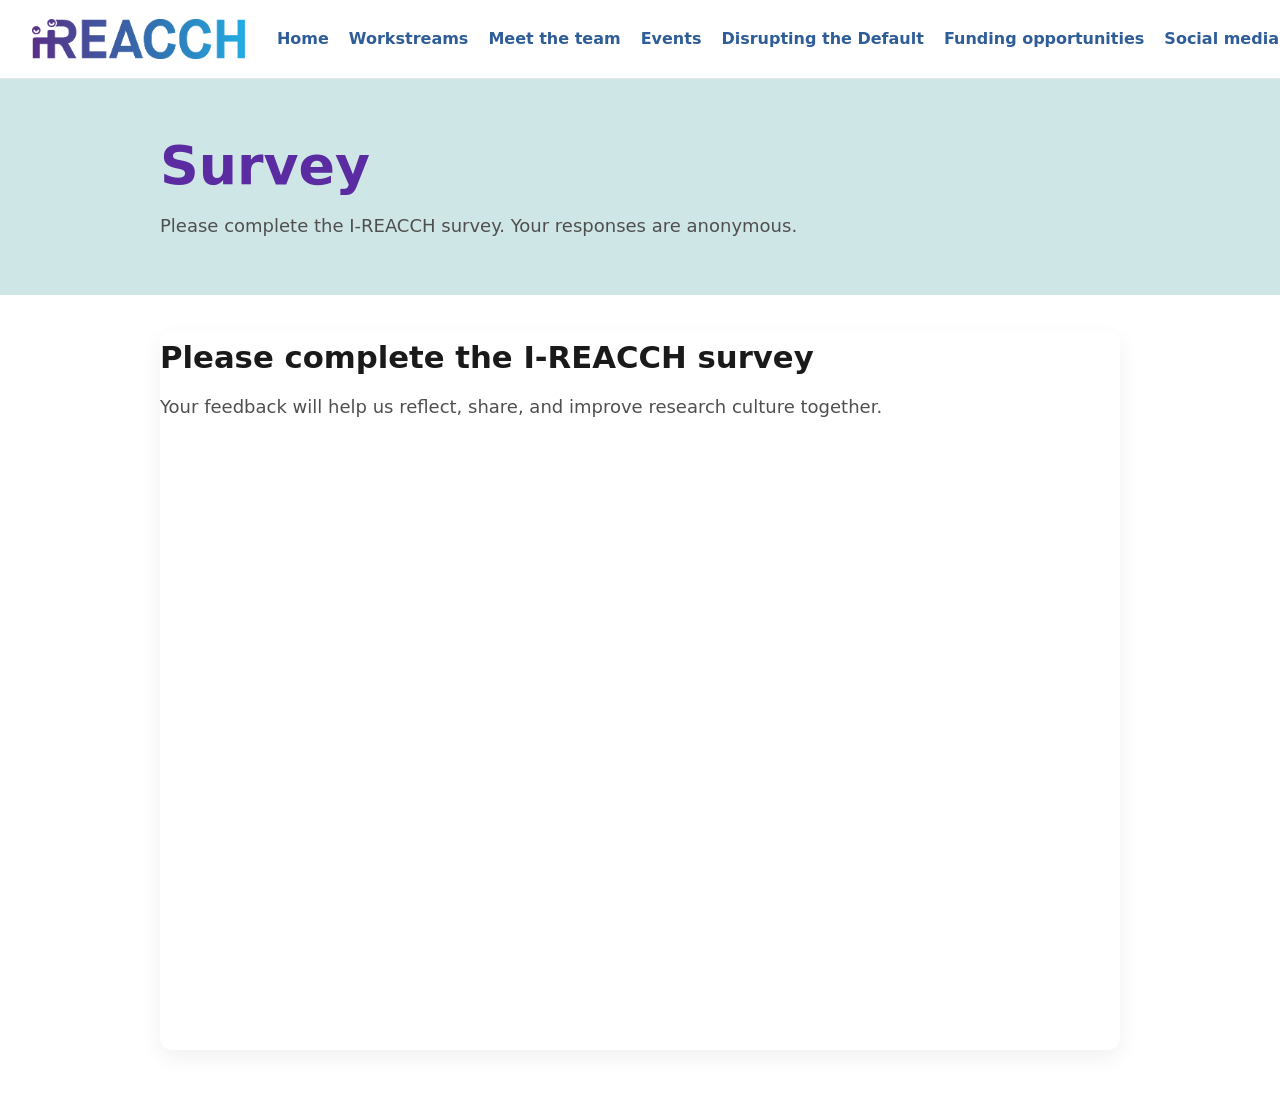
<file: survey.html>
<!DOCTYPE html>
<html lang="en">
<head>
  <meta charset="UTF-8" />
  <meta name="viewport" content="width=device-width, initial-scale=1.0"/>
  <title>Survey | I-REACCH</title>

  <!-- Load the same CSS stack as index.html -->
  <link rel="stylesheet" href="assets/css/brand.css">
  <link rel="stylesheet" href="assets/css/header.css">
  <link rel="stylesheet" href="assets/css/style.css">
</head>
<body>
  <!-- Header (same structure/classes as index.html) -->
  <header class="site-header">
    <div class="container bar">
      <a class="logo" href="index.html" aria-label="I-REACCH home">
        <img src="assets/img/ireacch-logo.png" alt="I-REACCH" />
      </a>

      <button class="nav-toggle" aria-label="Open menu" aria-controls="primary-nav" aria-expanded="false">
        <svg viewBox="0 0 24 24"><rect x="4" y="7.5" width="16" height="1.5"/><rect x="4" y="15" width="16" height="1.5"/></svg>
      </button>

      <nav id="primary-nav" class="nav" role="navigation" aria-label="Primary">
        <a href="index.html">Home</a>
        <a href="#">Workstreams</a>
        <a href="#">Meet the team</a>
        <a href="#">Events</a>
        <a href="#">Disrupting the Default</a>
        <a href="#">Funding opportunities</a>
        <a href="#">Social media</a>
        <a href="#">Blog</a>
        <a href="dashboard.html"><strong>Evaluation Portal</strong></a>
      </nav>
    </div>
  </header>

  <!-- Hero band (optional, for visual consistency) -->
  <section class="hero">
    <div class="container content">
      <h1>Survey</h1>
      <p>Please complete the I-REACCH survey. Your responses are anonymous.</p>
    </div>
  </section>

  <!-- Survey card -->
  <main class="container content" style="padding:0 0 64px">
    <div class="card">
      <h2 style="margin-bottom:8px">Please complete the I-REACCH survey</h2>
      <p>Your feedback will help us reflect, share, and improve research culture together.</p>

      <div class="form-container" style="margin-top:16px">
        <iframe
          width="100%"
          height="600px"
          src="https://forms.office.com/Pages/ResponsePage.aspx?id=as2-rtQxAUuVzoJ0r-hT2buX6ZV7MhVCmSvPlC6dFa1UQ09CV1JUOEhQVUZXWUtOWFZPOVY1OUdZQy4u&embed=true"
          frameborder="0"
          marginwidth="0"
          marginheight="0"
          style="border:none; max-width:100%; max-height:100vh;"
          allowfullscreen
          webkitallowfullscreen
          mozallowfullscreen
          msallowfullscreen>
        </iframe>
      </div>
    </div>
  </main>

  <!-- (Optional) tiny script to toggle mobile menu if you’re using it elsewhere -->
  <script>
    const btn = document.querySelector('.nav-toggle');
    const nav = document.getElementById('primary-nav');
    if (btn && nav) {
      btn.addEventListener('click', () => {
        const open = nav.classList.toggle('open');
        btn.setAttribute('aria-expanded', open ? 'true' : 'false');
      });
    }
  </script>
</body>
</html>
</file>
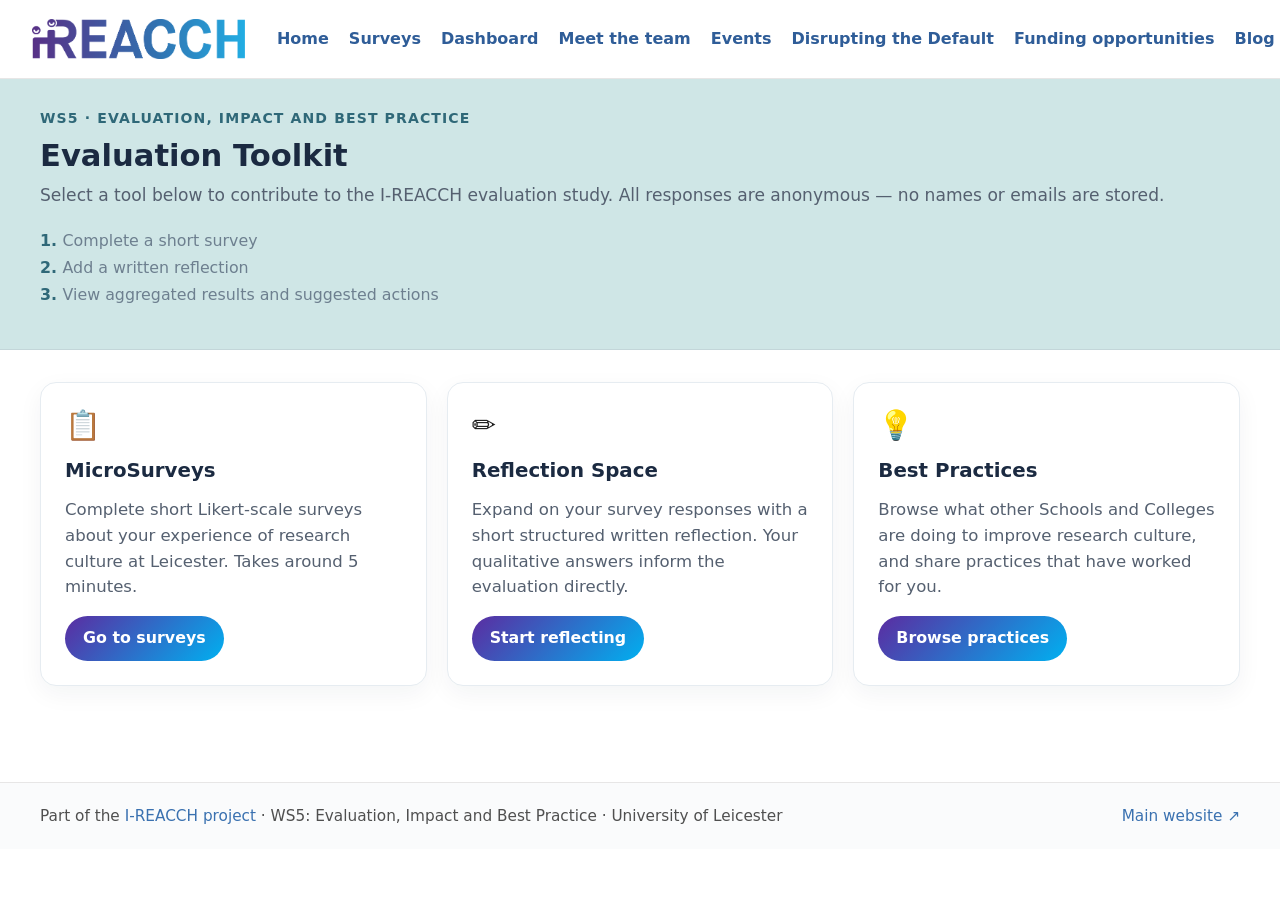
<file: toolkit.html>
<!doctype html>
<html lang="en">
<head>
  <meta charset="utf-8" />
  <meta name="viewport" content="width=device-width,initial-scale=1" />
  <title>WS5 Evaluation Toolkit | I-REACCH</title>

  <link rel="stylesheet" href="assets/css/brand.css">
  <link rel="stylesheet" href="assets/css/header.css">
  <link rel="stylesheet" href="style.css">

  <style>
    /* Entry page — minimal, app-launcher style */
    .entry-bar{
      background:var(--ire-hero);
      border-bottom:1px solid #c3d6d9;
      padding:28px 0 24px;
    }
    .entry-bar__inner{
      max-width:var(--page-max);
      margin:0 auto;
      padding:0 24px;
    }
    .entry-bar__label{
      font-size:.78rem;font-weight:700;letter-spacing:.08em;
      text-transform:uppercase;color:#2f6878;margin-bottom:6px;
    }
    .entry-bar__title{
      font-size:clamp(1.3rem,2.5vw,1.7rem);
      font-weight:800;color:#1b2a41;margin:0;line-height:1.25;
    }
    .entry-bar__sub{
      margin-top:6px;font-size:.95rem;color:#556070;
    }
    .entry-bar__flow{
      margin-top:10px;font-size:.88rem;color:#6d7f8f;line-height:1.7;
      padding-left:0;list-style:none;
    }
    .entry-bar__flow li{ margin:0; }
    .entry-bar__flow li::before{
      content:counter(flow-step) ". ";
      counter-increment:flow-step;
      font-weight:700;color:#2f6878;
    }
    .entry-bar__flow{ counter-reset:flow-step; }

    .tools-grid{
      max-width:var(--page-max);
      margin:32px auto 0;
      padding:0 24px 48px;
      display:grid;
      grid-template-columns:repeat(3,1fr);
      gap:20px;
    }
    @media(max-width:860px){ .tools-grid{ grid-template-columns:1fr; } }

    .tool-card{
      background:#fff;
      border:1px solid var(--border);
      border-radius:16px;
      box-shadow:0 8px 24px rgba(28,39,51,.05);
      padding:28px 24px 24px;
      display:flex;
      flex-direction:column;
      gap:10px;
    }
    .tool-card__icon{
      font-size:1.6rem;
      line-height:1;
      margin-bottom:4px;
    }
    .tool-card__name{
      font-size:1.1rem;font-weight:800;color:#1b2a41;margin:0;
    }
    .tool-card__desc{
      font-size:.92rem;color:#556070;line-height:1.55;flex:1;margin:0;
    }
    .tool-card__link{
      display:inline-block;margin-top:6px;
      background:linear-gradient(135deg,var(--grad-a),var(--grad-b));
      color:#fff;border-radius:999px;padding:9px 18px;
      font-weight:700;font-size:.88rem;text-decoration:none;
      align-self:flex-start;
    }
    .tool-card__link:hover{ opacity:.9;text-decoration:none; }
  </style>
</head>
<body>

<!-- Shared navigation header -->
<header class="site-header">
  <div class="container bar">
    <a class="logo" href="index.html">
      <img src="assets/img/ireacch-logo.png" alt="I-REACCH" />
    </a>
    <nav id="primary-nav" class="nav" aria-label="Primary">
      <a href="index.html">Home</a>
      <a href="https://ireacch.github.io/micro-surveys.html">Surveys</a>
      <a href="dashboard.html">Dashboard</a>
      <a href="https://ireacch.le.ac.uk/meet-the-team/" target="_blank" rel="noopener">Meet the team</a>
      <a href="https://ireacch.le.ac.uk/events/" target="_blank" rel="noopener">Events</a>
      <a href="https://ireacch.le.ac.uk/disrupting-the-default/" target="_blank" rel="noopener">Disrupting the Default</a>
      <a href="https://ireacch.le.ac.uk/funding-opportunities/" target="_blank" rel="noopener">Funding opportunities</a>
      <a href="https://ireacch.le.ac.uk/blog/" target="_blank" rel="noopener">Blog</a>
      <a href="best-practices.html">Best practices</a>
    </nav>
    <button class="nav-toggle" aria-expanded="false" aria-controls="primary-nav" aria-label="Toggle navigation">
      <svg width="22" height="16" viewBox="0 0 22 16" fill="none" aria-hidden="true">
        <rect y="0"  width="22" height="2" rx="1" fill="currentColor"/>
        <rect y="7"  width="22" height="2" rx="1" fill="currentColor"/>
        <rect y="14" width="22" height="2" rx="1" fill="currentColor"/>
      </svg>
    </button>
  </div>
</header>

<!-- Minimal page intro -->
<div class="entry-bar">
  <div class="entry-bar__inner">
    <div class="entry-bar__label">WS5 · Evaluation, Impact and Best Practice</div>
    <h1 class="entry-bar__title">Evaluation Toolkit</h1>
    <p class="entry-bar__sub">Select a tool below to contribute to the I-REACCH evaluation study. All responses are anonymous — no names or emails are stored.</p>
    <ol class="entry-bar__flow">
      <li>Complete a short survey</li>
      <li>Add a written reflection</li>
      <li>View aggregated results and suggested actions</li>
    </ol>
  </div>
</div>

<!-- Three tool cards -->
<main>
  <div class="tools-grid">

    <div class="tool-card">
      <div class="tool-card__icon" aria-hidden="true">📋</div>
      <h2 class="tool-card__name">MicroSurveys</h2>
      <p class="tool-card__desc">Complete short Likert-scale surveys about your experience of research culture at Leicester. Takes around 5 minutes.</p>
      <a class="tool-card__link" href="https://ireacch.github.io/micro-surveys.html">Go to surveys</a>
    </div>

    <div class="tool-card">
      <div class="tool-card__icon" aria-hidden="true">✏️</div>
      <h2 class="tool-card__name">Reflection Space</h2>
      <p class="tool-card__desc">Expand on your survey responses with a short structured written reflection. Your qualitative answers inform the evaluation directly.</p>
      <a class="tool-card__link" href="reflection.html">Start reflecting</a>
    </div>

    <div class="tool-card">
      <div class="tool-card__icon" aria-hidden="true">💡</div>
      <h2 class="tool-card__name">Best Practices</h2>
      <p class="tool-card__desc">Browse what other Schools and Colleges are doing to improve research culture, and share practices that have worked for you.</p>
      <a class="tool-card__link" href="best-practices.html">Browse practices</a>
    </div>

  </div>
</main>

<footer class="site-footer">
  <div class="site-footer__inner">
    <span>Part of the <a href="https://ireacch.le.ac.uk/" target="_blank" rel="noopener">I-REACCH project</a> &middot; WS5: Evaluation, Impact and Best Practice &middot; University of Leicester</span>
    <a href="https://ireacch.le.ac.uk/" target="_blank" rel="noopener">Main website &nearr;</a>
  </div>
</footer>

<script src="script.js"></script>
</body>
</html>
</file>
<file: assets/css/brand.css>
/* ===== I-REACCH brand-ish foundation ===== */
:root{
  /* colours */
  --ire-white:#ffffff;
  --ire-bg:#ffffff;
  --ire-ink:#1a1a1a;
  --ire-ink-2:#4f4f4f;
  --ire-link:#3a71b0;
  --ire-hero:#cfe6e6;        /* pale teal hero band */
  --ire-border:#e7e6e6;
  --ire-headline:#5b2ca1;    /* purple headings */

  /* layout */
  --container:1280px;        /* wide container like the site */
  --content:960px;           /* readable width for text blocks */
  --page-max:1200px;         /* inner-page max-width */
  --radius:12px;
  --shadow:0 8px 22px rgba(0,0,0,.06);

  /* shared inner-page tokens (used across dashboard, reflection, best-practices) */
  --border:#e6ecf1;
  --muted:#556070;
  --chip:#eef2f7;
  --grad-a:#5b2ca1;
  --grad-b:#00b0f0;

  /* type */
  --font-sans:"Inter","Open Sans",system-ui,-apple-system,Segoe UI,Arial,sans-serif;
  --fs-body:18px;
  --lh-body:1.7;
  --fs-h1: clamp(40px, 4.2vw, 56px);   /* big headline */
  --fs-h2: clamp(26px, 2.4vw, 34px);
  --fw-bold:800;
  --fw-semi:600;
}

/* ===== base ===== */
html,body{
  margin:0;
  background:var(--ire-bg);
  color:var(--ire-ink);
  font-family:var(--font-sans);
  font-size:var(--fs-body);
  line-height:var(--lh-body);
}
.container{ max-width:var(--container); margin:0 auto; padding:0 32px; }
.content{ max-width:var(--content); }

h1{ font-size:var(--fs-h1); font-weight:var(--fw-bold); color:var(--ire-headline); margin:0 0 14px; line-height:1.15; }
h2{ font-size:var(--fs-h2); font-weight:var(--fw-bold); margin:0 0 10px; }
p{ margin:0 0 18px; color:var(--ire-ink-2); }

a{ color:var(--ire-link); text-decoration:none; }
a:hover{ text-decoration:underline; }

/* ===== hero slab ===== */
.hero{
  background:var(--ire-hero);
  padding:56px 0 36px;        /* vertical rhythm like the site */
  margin-bottom:36px;
}
.hero .page-title{
  font-weight:var(--fw-bold);
  margin:0;
}
.page-sub{ color:var(--ire-ink-2); margin-top:6px; }

/* ===== cards ===== */
.card{ background:#fff; border-radius:var(--radius); box-shadow:var(--shadow); }
.pad{ padding:32px; }

/* ===== buttons ===== */
.btn{
  display:inline-block; border:0; cursor:pointer;
  border-radius:999px; font-weight:var(--fw-semi);
  text-decoration:none; font-family:inherit;
}
.btn.primary{ color:#fff; padding:12px 20px;
  background:linear-gradient(135deg,#5b2ca1,#00b0f0);
}
.btn.ghost{ background:transparent; color:var(--ire-ink);
  border:1px solid var(--ire-border); padding:12px 20px;
}
.btn.tiny{ font-size:.85rem; padding:6px 10px; }

/* ===== chips & badges ===== */
.chips{ display:flex; flex-wrap:wrap; gap:6px; }
.chip{ background:#f3f5f9; border:1px solid var(--ire-border);
  border-radius:999px; padding:4px 10px; font-weight:600; font-size:.85rem;
}
.badge{ border-radius:999px; padding:2px 8px; font-weight:700; font-size:.8rem; display:inline-block }
.badge.ok{ background:#eaf7f1; color:#22a06b; }
.badge.risk{ background:#fdecec; color:#d14d4d; }
.badge.warn{ background:#fff4de; color:#c07c00; }

/* ===== form controls ===== */
.input,.select,.textarea{
  width:100%; padding:12px 14px;
  border:1px solid var(--ire-border); border-radius:var(--radius);
  font:inherit; background:#fff; color:var(--ire-ink);
}
.input:focus,.select:focus,.textarea:focus,.btn:focus{
  outline:2px solid #9cc7ff; outline-offset:2px;
}
.textarea{ min-height:120px; resize:vertical; }

/* ===== layout helpers ===== */
.grid{ display:grid; gap:24px; }
.grid-3{ grid-template-columns:repeat(3,1fr); }
.row{ display:flex; align-items:center; gap:10px; flex-wrap:wrap; }
.grid-2{ display:grid; grid-template-columns:1fr 360px; gap:18px; }
@media (max-width:1080px){ .grid-2{ grid-template-columns:1fr; } }

/* spacing utilities */
.mt-8{ margin-top:8px; } .mb-8{ margin-bottom:8px; }
.mt-16{ margin-top:16px; } .mb-16{ margin-bottom:16px; }
.gap-12{ gap:12px; }
.muted{ color:var(--ire-ink-2); }

/* ===== site footer ===== */
.site-footer{
  border-top:1px solid var(--ire-border);
  background:#fafbfc;
  padding:20px 0;
  margin-top:48px;
  font-size:.85rem;
  color:var(--ire-ink-2);
}
.site-footer__inner{
  max-width:1200px;
  margin:0 auto;
  padding:0 24px;
  display:flex;
  align-items:center;
  justify-content:space-between;
  flex-wrap:wrap;
  gap:12px;
}
.site-footer a{ color:var(--ire-link); }
</file>
<file: assets/css/header.css>
/* ===== Header & Nav (tight, one-line desktop) ===== */
.site-header{
  background:#fff;
  border-bottom:1px solid #e7e6e6;
}
.site-header .bar{
  display:flex;
  align-items:center;
  justify-content:flex-start;   /* logo -> nav */
  gap:24px;                     /* space between logo and nav group */
  height:78px;                  /* a bit shorter than before */
  overflow:visible;
}

/* Logo smaller */
.logo img{
  height:40px;                  /* ↓ from 48px */
  width:auto;
  display:block;
}

/* Nav: smaller text, tighter gaps, one line */
.nav{
  display:flex;
  align-items:center;
  gap:20px;                     /* tighter link spacing */
  margin-left:8px;              /* small breathing room after logo */
  flex-wrap:nowrap;             /* keep one line on desktop */
  white-space:nowrap;
}
.nav a{
  color:#2f5d98;
  text-decoration:none;
  font-weight:600;
  font-size:16px;               /* ↓ from 18px */
  line-height:1;
  padding:10px 0;
}
.nav a:hover{ text-decoration:underline; }
.nav a.active{ font-weight:800; text-decoration:underline; }

/* Mobile toggle appears at narrower widths */
.nav-toggle{ display:none; background:none; border:0; cursor:pointer; }
.nav-toggle svg{ width:26px; height:26px; fill:#1a1a1a; }

/* When the viewport is narrow, switch to overlay menu.
   Raise the breakpoint if you still see wrapping on some laptops. */
@media (max-width:1100px){
  .nav{
    display:none;
    position:absolute;
    top:78px; left:0; right:0;
    background:#fff; border-bottom:1px solid #e7e6e6;
    padding:12px 24px;
    flex-direction:column; gap:8px;
    white-space:normal; flex-wrap:wrap;
  }
  .nav.open{ display:flex; }
  .nav a{ padding:12px 0; font-size:17px; } /* comfy touch targets */
  .nav-toggle{ display:block; margin-left:auto; }
}
</file>
<file: assets/css/style.css>
/*
  I-REACCH Evaluation Toolkit — Shared Inner-Page Styles
  Load order: brand.css → header.css → style.css (this file)
  Foundation tokens live in brand.css.
  Page-specific overrides live in each page's <style> block.
*/

/* ── Inner-page design-system tokens ─────────────────────────── */
:root{
  /* Border-radius scale */
  --ds-radius-sm:  12px;   /* inputs, small controls */
  --ds-radius-md:  14px;   /* info panels, guide boxes, tooltips */
  --ds-radius-lg:  20px;   /* main cards and content panels */

  /* Shadow scale */
  --ds-shadow:    0 12px 32px rgba(28,39,51,.07);
  --ds-shadow-sm: 0 8px 20px rgba(28,39,51,.06);

  /* Info / context panel palette */
  --ds-info-bg:     #eef6f8;
  --ds-info-border: #c3d8dc;

  /* Section vertical rhythm */
  --ds-gap: 20px;
}

/* ── Inner-page header — shared across all toolkit pages ─────── */
.overview-bar{
  background:#cfe4e7;
  padding:22px 0;
  border-bottom:1px solid #c3d6d9;
}
.overview-inner{
  max-width:var(--page-max);
  margin:0 auto;
  padding:0 24px;
  display:flex;
  align-items:center;
  justify-content:space-between;
  gap:16px;
}
.brand-wrap{ display:flex; align-items:center; gap:14px; }
.brand-wrap img{ height:48px; width:auto; display:block; }
.titles{ display:flex; flex-direction:column; }
.page-title{ font-size:22px; font-weight:800; color:#1b2a41; }
.page-sub{ margin-top:2px; font-size:14px; color:var(--muted); }
.back-link{
  font-weight:700; font-size:15px; color:#245b74;
  text-decoration:none; padding:8px 12px; border-radius:8px;
}
.back-link:hover{ background:rgba(0,0,0,.05); }

/* ── Info / context panels ────────────────────────────────────── */
/*
  Shared visual treatment for guide boxes, trust statements,
  onboarding panels, and contextual help blocks.
  Usage: add class="ds-info-panel" or use as a mixin target.
*/
.ds-info-panel{
  background:var(--ds-info-bg);
  border:1px solid var(--ds-info-border);
  border-radius:var(--ds-radius-md);
  padding:16px 20px;
}

/* ── Section eyebrow label ────────────────────────────────────── */
/*
  Micro-label above section headings.
  Establishes the academic hierarchy: eyebrow → heading → body.
*/
.ds-eyebrow{
  font-size:.72rem;
  font-weight:700;
  letter-spacing:.08em;
  text-transform:uppercase;
  color:#4a7fa5;
  display:block;
  margin-bottom:6px;
}
</file>
<file: style.css>
.card {
  background: #fff;
  padding: 2rem;
  border-radius: 12px;
  box-shadow: 0 4px 12px rgba(0,0,0,0.08);
  margin: 2rem auto;
  max-width: 900px;
}

.form-container {
  margin-top: 1.5rem;
}
</file>
